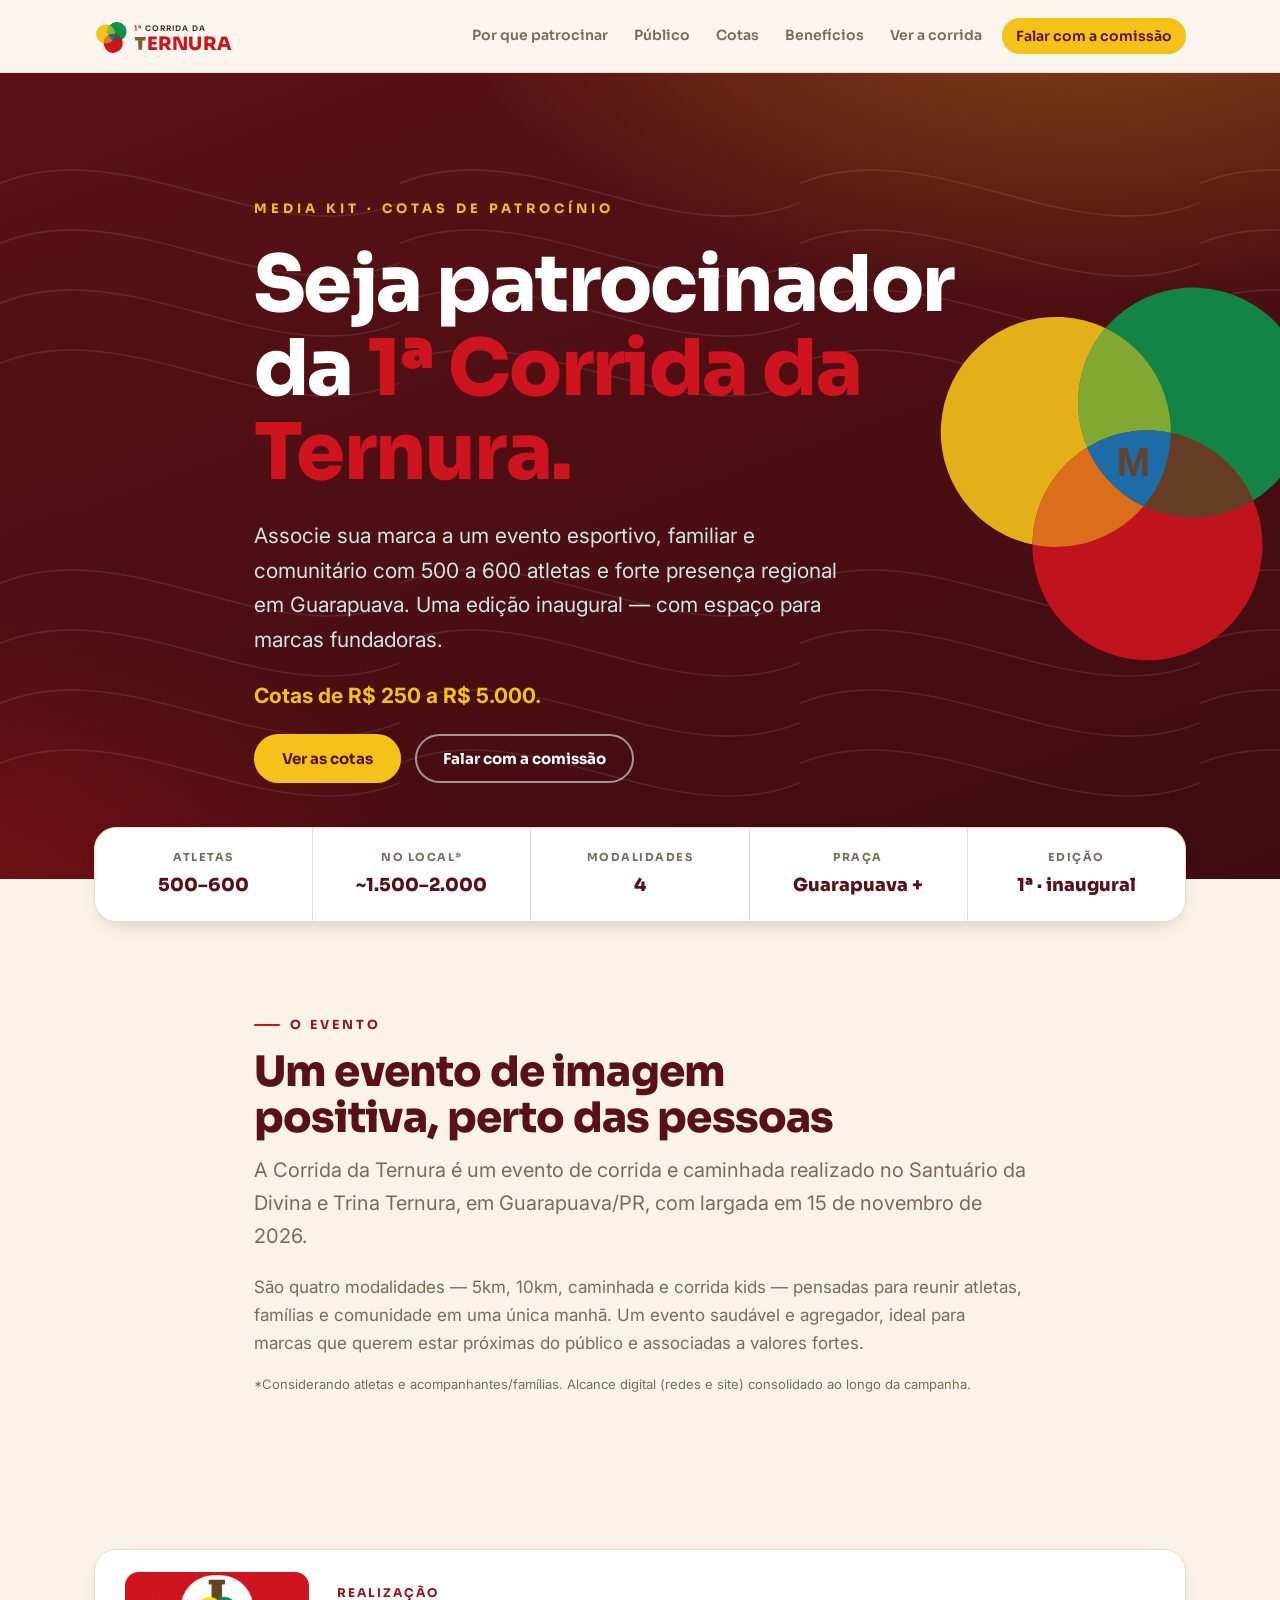
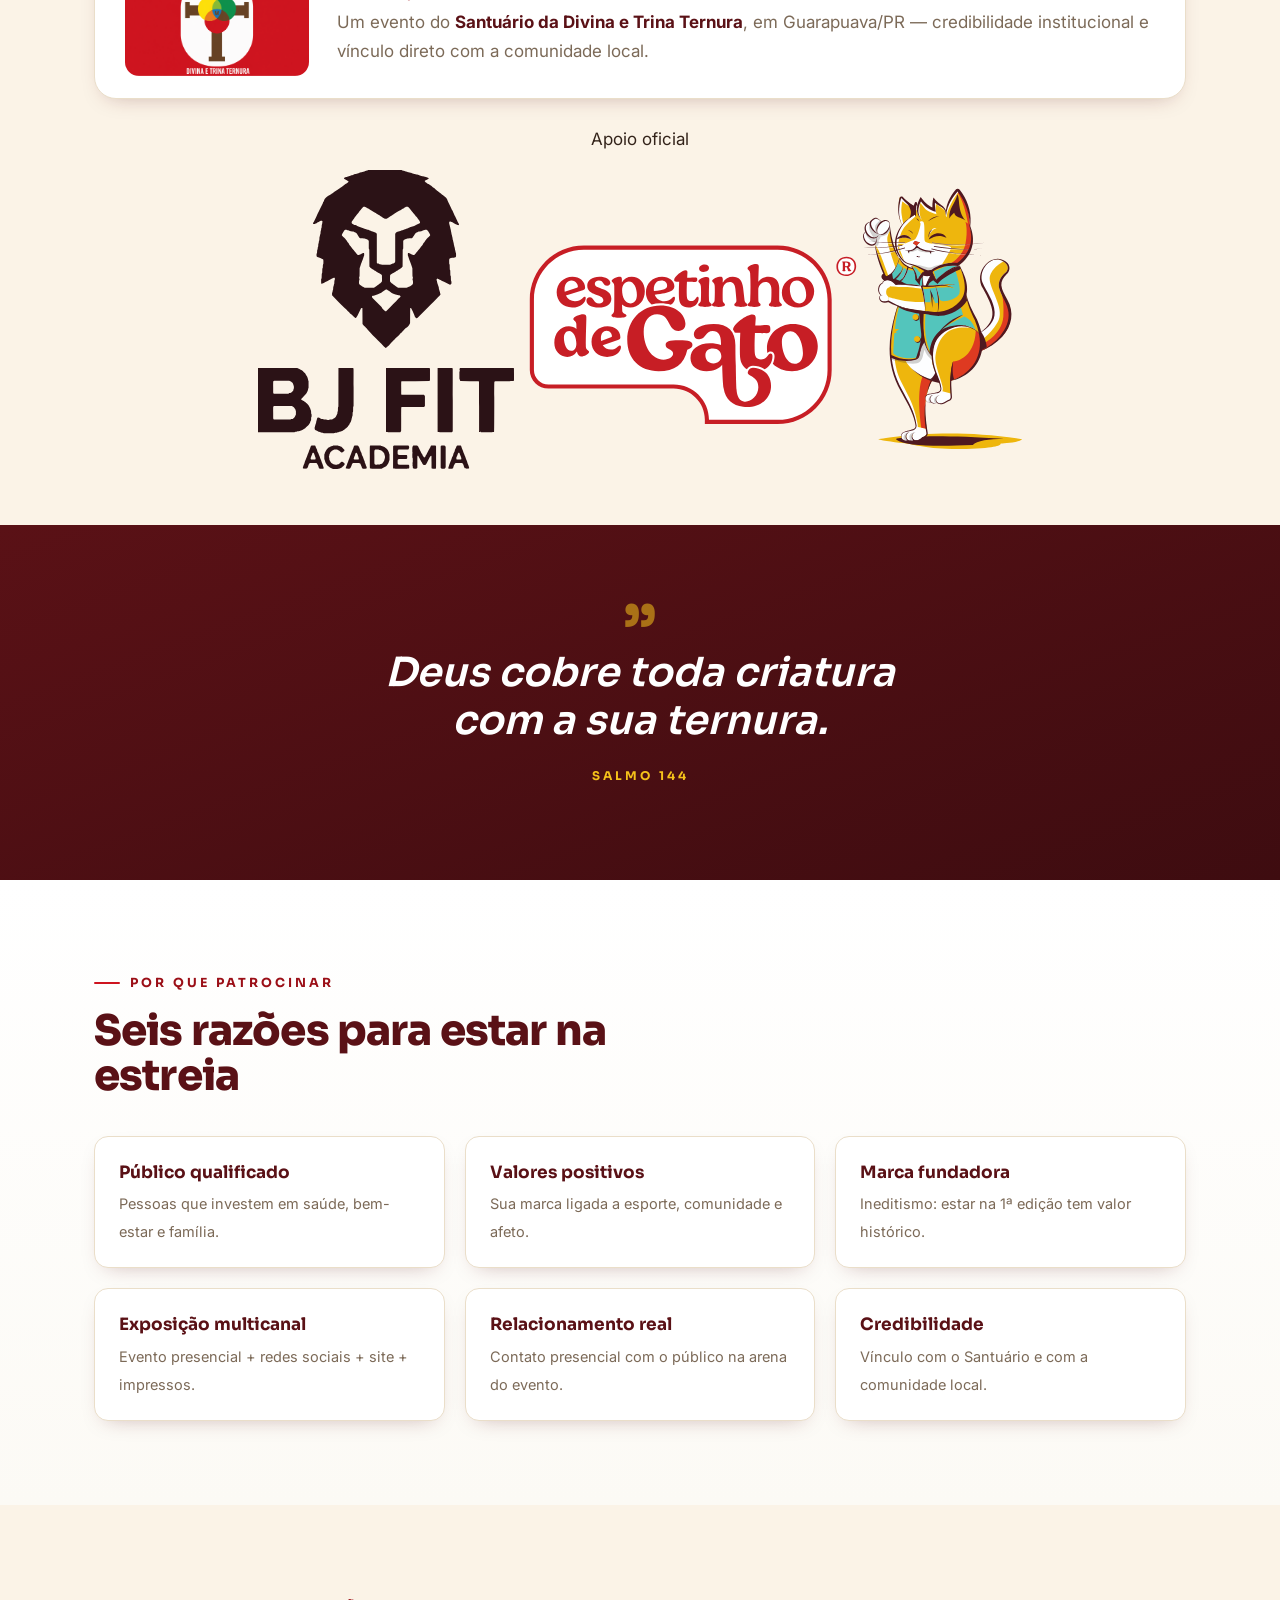
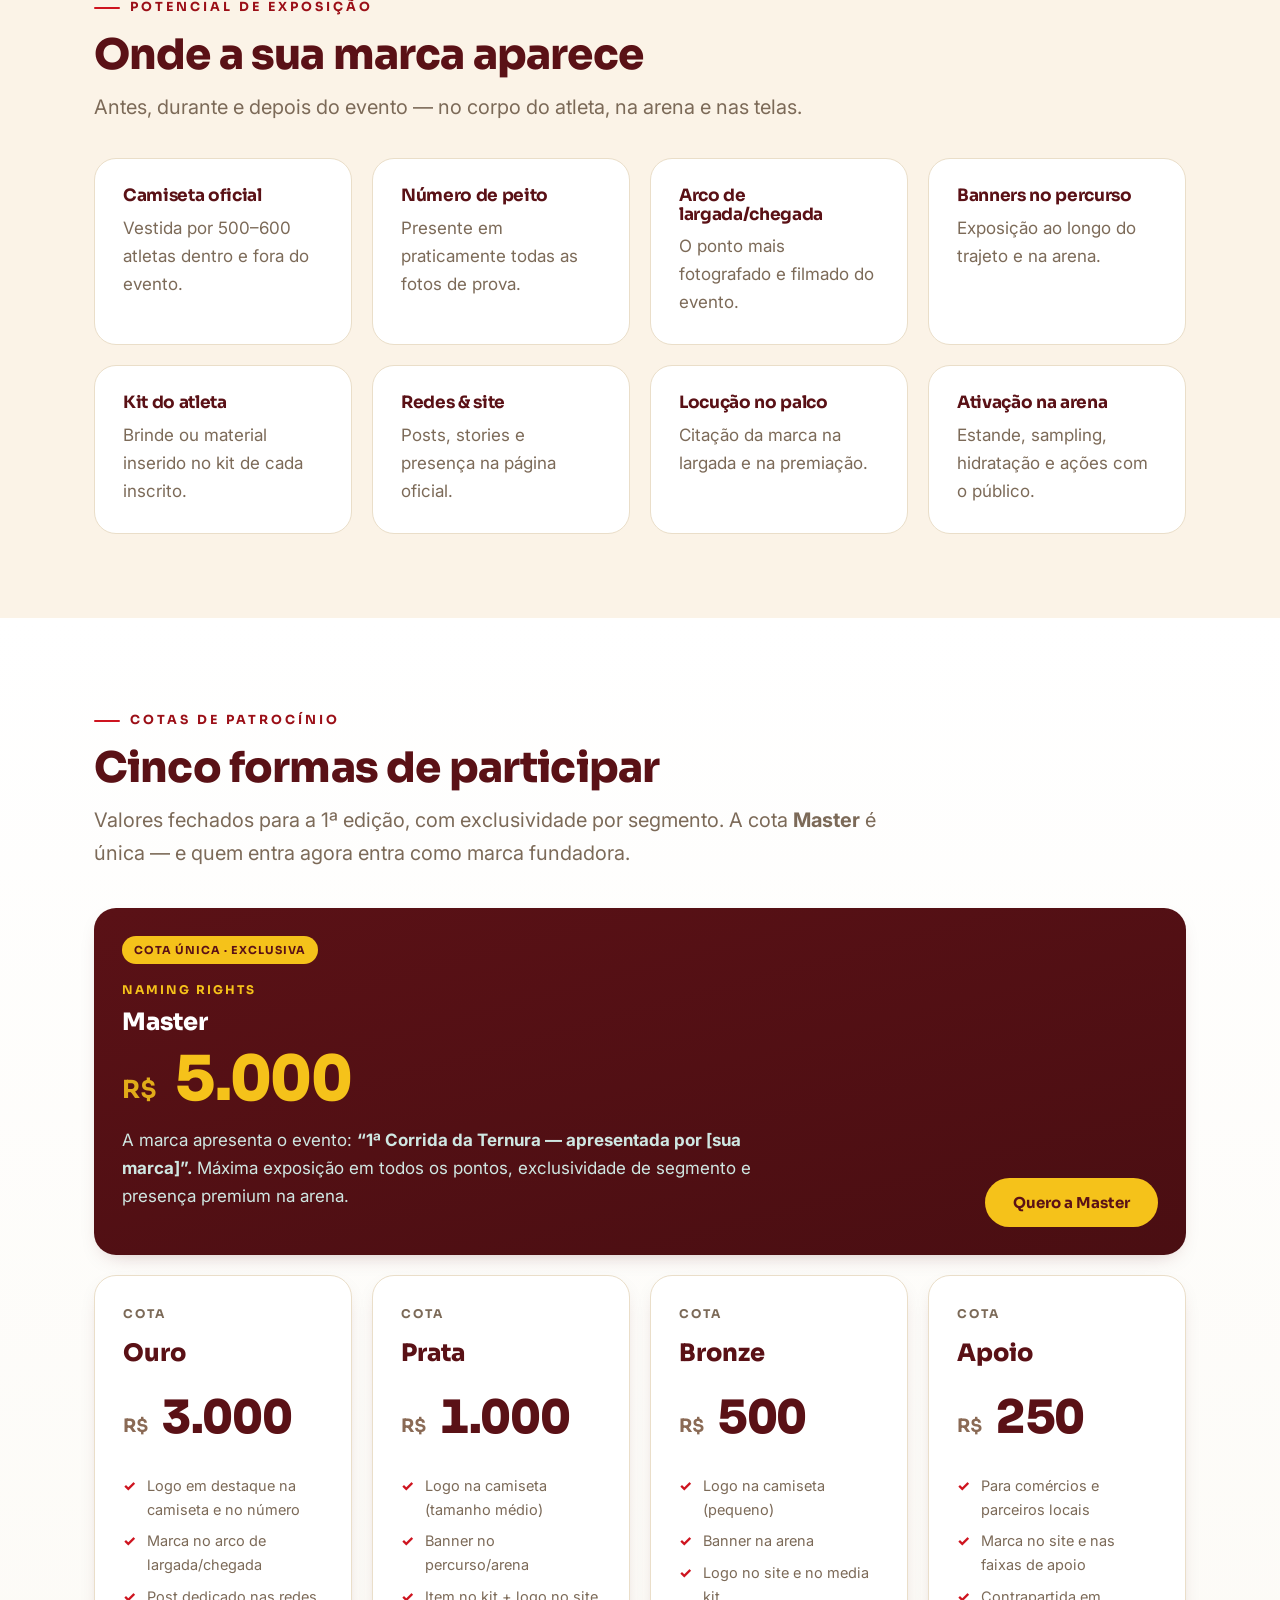
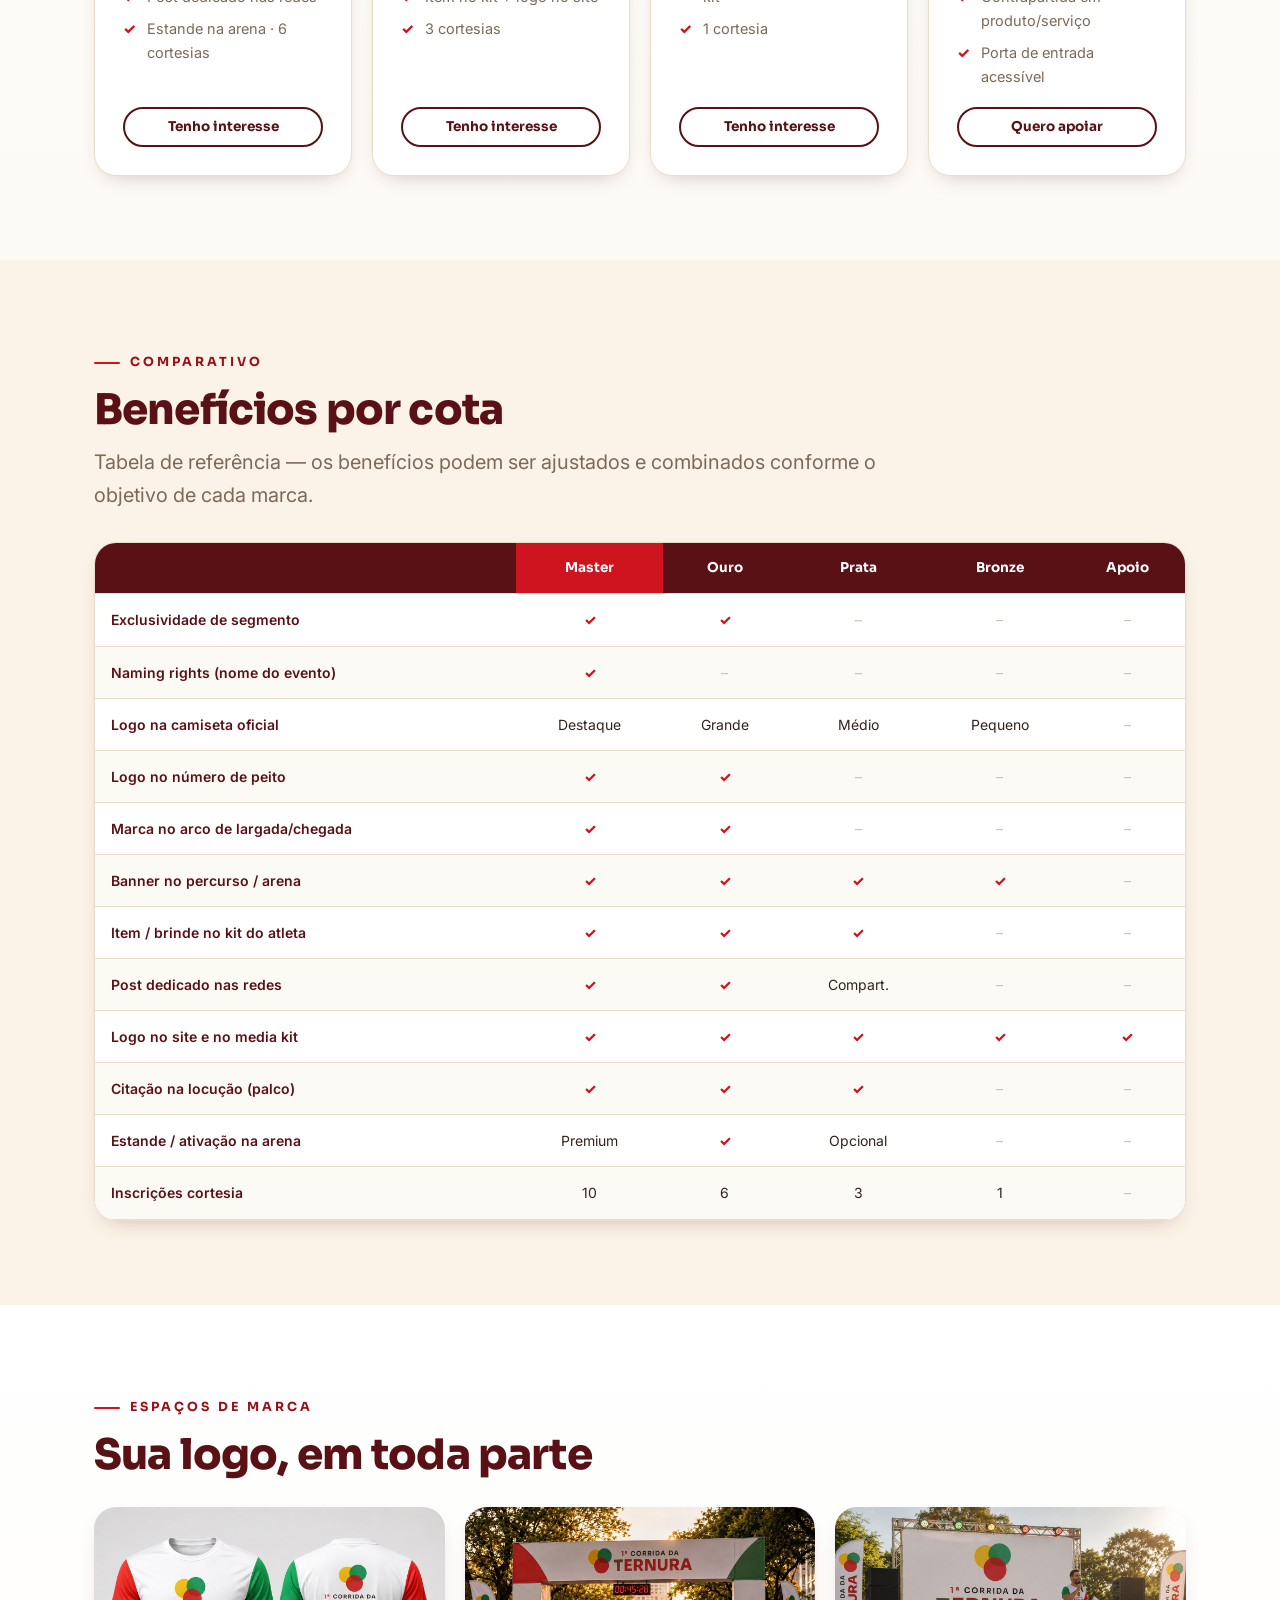
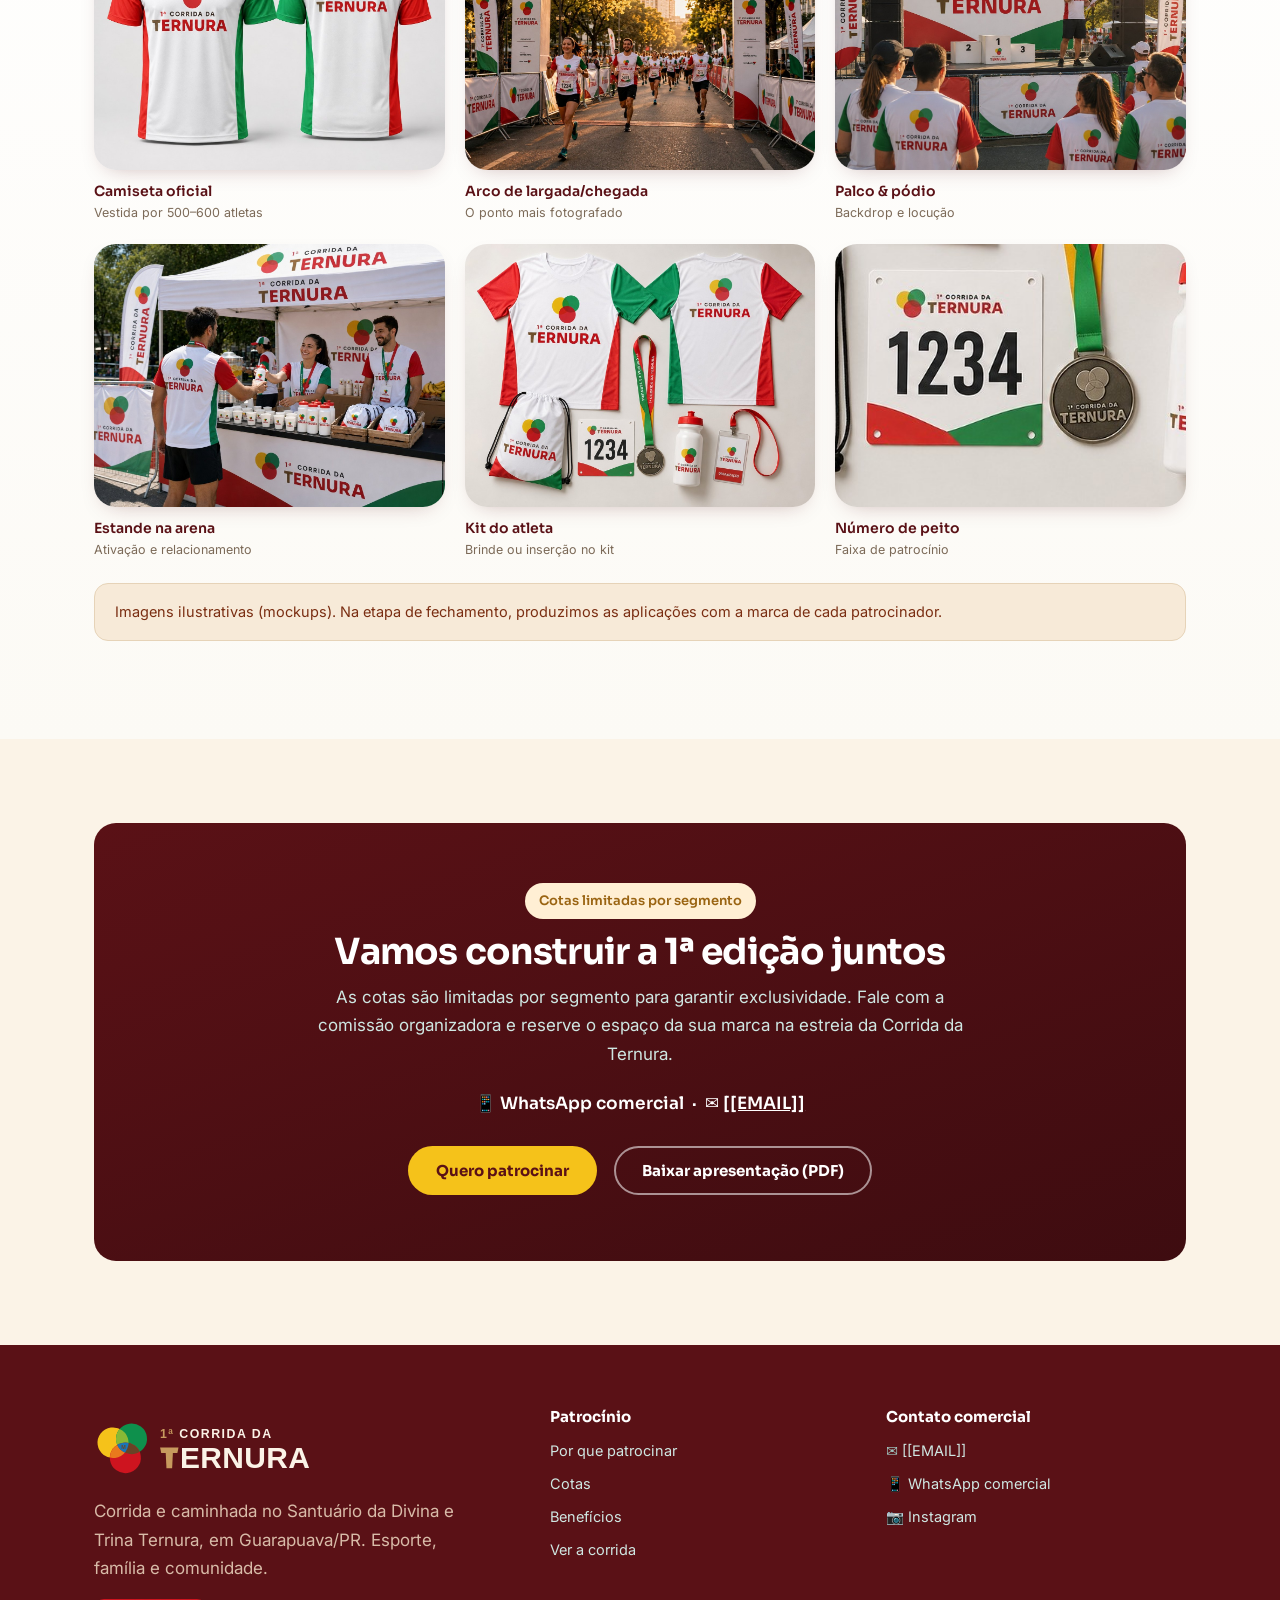
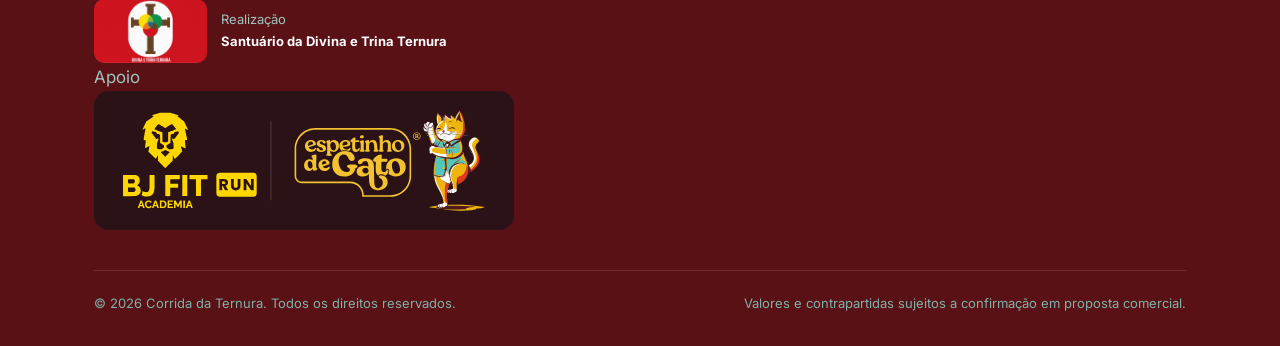
<file: index.html>
<!DOCTYPE html>
<html lang="pt-BR">
<head>
<meta charset="UTF-8">
<meta name="viewport" content="width=device-width, initial-scale=1.0">
<title>Seja patrocinador · 1ª Corrida da Ternura — Media Kit</title>
<meta name="description" content="Associe sua marca à 1ª Corrida da Ternura: evento esportivo, familiar e comunitário com 500 a 600 atletas em Guarapuava/PR. Cotas de R$ 250 a R$ 5.000.">

<meta property="og:type" content="website">
<meta property="og:title" content="Seja patrocinador da 1ª Corrida da Ternura">
<meta property="og:description" content="500 a 600 atletas, forte presença regional e uma edição inaugural com espaço para marcas fundadoras.">
<meta property="og:image" content="assets/og-image-mediakit.jpg"><!-- [[SUBSTITUIR]] 1200x630 -->
<meta name="theme-color" content="#5A1116">

<link rel="icon" href="[data-uri]" type="image/svg+xml">
<link rel="preconnect" href="https://fonts.googleapis.com">
<link rel="preconnect" href="https://fonts.gstatic.com" crossorigin>
<link href="https://fonts.googleapis.com/css2?family=Sora:wght@400;500;600;700;800&family=Inter:wght@400;500;600;700&display=swap" rel="stylesheet">
<link rel="stylesheet" href="css/styles.css">

<!-- ==== CORREÇÃO DOS PREÇOS DAS COTAS (bloco autocontido) =================
     Garante o tratamento tipográfico do preço mesmo que o css/styles.css
     publicado esteja desatualizado. Pode ser movido para o styles.css.
======================================================================= -->
<style id="fix-precos-cotas">
  .tier__price{
    display:flex;
    align-items:baseline;
    gap:.26em;
    margin:10px 0 20px;
    font-family:var(--font-display,'Sora','Segoe UI',sans-serif);
    font-weight:800;
    font-size:clamp(34px,4.2vw,46px);
    line-height:1;
    letter-spacing:-.025em;
    color:var(--wine,#5A1116);
    font-variant-numeric:tabular-nums;
  }
  .tier__price .cur{
    font-size:.40em;
    font-weight:700;
    line-height:1;
    letter-spacing:.02em;
    color:#8A6A55;
    transform:translateY(-.08em);
  }
  .tier--master .tier__price{
    font-size:clamp(42px,5.6vw,62px);
    color:var(--amber,#F5C21A);
    margin:6px 0 16px;
  }
  .tier--master .tier__price .cur{
    color:var(--amber,#F5C21A);
    opacity:.88;
  }
  @media (max-width:520px){
    .tier__price{font-size:36px}
    .tier--master .tier__price{font-size:44px}
  }
</style>
</head>
<body>

<!-- =====================================================================
     CONFIG RÁPIDA — troque os campos [[...]] (veja COMO-EDITAR.md)
     [[WHATSAPP]] · [[EMAIL]] · [[LINK_PDF_MEDIAKIT]]
====================================================================== -->

<!-- ============ HEADER ============ -->
<header class="site-header" id="header">
  <div class="container nav">
    <a class="brand" href="index.html" aria-label="1ª Corrida da Ternura — início">
      <svg class="brand-logo" viewBox="0 0 641 200" xmlns="http://www.w3.org/2000/svg" role="img" aria-label="1ª Corrida da Ternura">
        <g transform="translate(-55,-20.8) scale(0.9)"><g transform="rotate(-8 150 140)"><defs><clipPath id="cY"><circle cx="120" cy="120" r="46"/></clipPath><clipPath id="cG"><circle cx="176" cy="116" r="46"/></clipPath></defs><circle cx="120" cy="120" r="46" fill="#F5C21A"/><circle cx="176" cy="116" r="46" fill="#0E904C"/><circle cx="150" cy="170" r="46" fill="#CE141F"/><circle cx="176" cy="116" r="46" fill="#88B935" clip-path="url(#cY)"/><circle cx="150" cy="170" r="46" fill="#E9791D" clip-path="url(#cY)"/><circle cx="150" cy="170" r="46" fill="#694326" clip-path="url(#cG)"/><g clip-path="url(#cY)"><circle cx="150" cy="170" r="46" fill="#1976B8" clip-path="url(#cG)"/></g></g><text data-m="center" x="148.6" y="136.3" text-anchor="middle" dominant-baseline="central" font-family="Sora,'Segoe UI',sans-serif" font-weight="800" font-size="16" fill="#69472A">M</text></g>
        <text x="176" y="78" font-family="Sora,'Segoe UI',sans-serif" font-size="33" font-weight="600" letter-spacing="4"><tspan fill="#CE141F">1ª </tspan><tspan fill="#33231A">CORRIDA DA</tspan></text>
        <path d="M 176.5,104 L 225.7,104 L 222.7,119.1 L 179.5,119.1 Z" fill="#7D5C35"/><path d="M 191.5,118.1 L 210.7,118.1 L 208.7,160 L 193.5,160 Z" fill="#7D5C35"/>
        <text x="229.5" y="160" font-family="Sora,'Segoe UI',sans-serif" font-size="80" font-weight="800" letter-spacing="1" fill="#CE141F">ERNURA</text>
      </svg>
    </a>
    <button class="nav-toggle" id="navToggle" aria-label="Abrir menu" aria-expanded="false" aria-controls="navLinks">
      <svg width="26" height="26" viewBox="0 0 24 24" fill="none" stroke="currentColor" stroke-width="2.2" stroke-linecap="round"><path d="M3 6h18M3 12h18M3 18h18"/></svg>
    </button>
    <nav class="nav-links" id="navLinks" aria-label="Navegação do media kit">
      <a href="#porque">Por que patrocinar</a>
      <a href="#publico">Público</a>
      <a href="#cotas">Cotas</a>
      <a href="#beneficios">Benefícios</a>
      <a href="index.html">Ver a corrida</a>
      <a class="btn btn--amber btn--sm nav-cta" href="[[WHATSAPP]]">Falar com a comissão</a>
    </nav>
  </div>
</header>

<main id="topo">

  <!-- ============ HERO ============ -->
  <section class="hero hero--kit">
    <img class="hero__symbol" src="assets/logo-simbolo.svg" alt="" aria-hidden="true">
    <div class="container hero__inner">
      <span class="hero__eyebrow">Media Kit · Cotas de patrocínio</span>
      <h1>Seja patrocinador da <em>1ª Corrida da Ternura.</em></h1>
      <p class="hero__sub">Associe sua marca a um evento esportivo, familiar e comunitário com 500 a 600 atletas e forte presença regional em Guarapuava. Uma edição inaugural — com espaço para marcas fundadoras.</p>
      <p class="hero__sub" style="margin-top:12px"><b style="color:var(--amber)">Cotas de R$ 250 a R$ 5.000.</b></p>
      <div class="hero__actions">
        <a class="btn btn--amber" href="#cotas">Ver as cotas</a>
        <a class="btn btn--ghost-light" href="[[WHATSAPP]]">Falar com a comissão</a>
      </div>
    </div>
  </section>

  <!-- ============ APRESENTAÇÃO / NÚMEROS ============ -->
  <div class="container">
    <div class="quickbar quickbar--lift reveal">
      <div class="cell"><div class="k">Atletas</div><div class="v">500–600</div></div>
      <div class="cell"><div class="k">No local*</div><div class="v">~1.500–2.000</div></div>
      <div class="cell"><div class="k">Modalidades</div><div class="v">4</div></div>
      <div class="cell"><div class="k">Praça</div><div class="v">Guarapuava +</div></div>
      <div class="cell"><div class="k">Edição</div><div class="v">1ª · inaugural</div></div>
    </div>
  </div>

  <section class="section">
    <div class="container" style="max-width:820px">
      <span class="kicker reveal">O evento</span>
      <h2 class="section-title reveal">Um evento de imagem positiva, perto das pessoas</h2>
      <p class="lead reveal">A Corrida da Ternura é um evento de corrida e caminhada realizado no Santuário da Divina e Trina Ternura, em Guarapuava/PR, com largada em 15 de novembro de 2026.</p>
      <p style="color:var(--muted)" class="reveal">São quatro modalidades — 5km, 10km, caminhada e corrida kids — pensadas para reunir atletas, famílias e comunidade em uma única manhã. Um evento saudável e agregador, ideal para marcas que querem estar próximas do público e associadas a valores fortes.</p>
      <p style="font-size:13px;color:var(--muted)">*Considerando atletas e acompanhantes/famílias. Alcance digital (redes e site) consolidado ao longo da campanha.</p>
    </div>
  </section>

  <!-- ============ PARCERIA / REALIZAÇÃO (Santuário) ============ -->
  <section class="section--tight">
    <div class="container">
      <div class="partner reveal">
        <img class="partner__logo" src="assets/img/santuario.png" alt="Santuário da Divina e Trina Ternura">
        <p class="partner__txt"><span class="partner__eyebrow">Realização</span>Um evento do <b>Santuário da Divina e Trina Ternura</b>, em Guarapuava/PR — credibilidade institucional e vínculo direto com a comunidade local.</p>
      </div>

      <div class="reveal" style="margin-top:26px">
        <p class="sponsors-label" style="text-align:center">Apoio oficial</p>
        <div class="sponsors sponsors--brand">
          <div class="sponsor"><img src="assets/img/bjfit.svg" alt="BJ Fit Academia"></div>
          <div class="sponsor sponsor--wide"><img src="assets/img/espetinho-de-gato.svg" alt="Espetinho de Gato"></div>
        </div>
      </div>
    </div>
  </section>

  <!-- ============ SALMO (lema) ============ -->
  <section class="scripture">
    <div class="container">
      <div class="mark">”</div>
      <blockquote>Deus cobre toda criatura com a sua ternura.</blockquote>
      <span class="ref">Salmo 144</span>
    </div>
  </section>

  <!-- ============ POR QUE PATROCINAR ============ -->
  <section class="section section--alt" id="porque">
    <div class="container">
      <div class="reveal" style="margin-bottom:38px">
        <span class="kicker">Por que patrocinar</span>
        <h2 class="section-title">Seis razões para estar na estreia</h2>
      </div>
      <div class="grid cols-3">
        <div class="why reveal"><b>Público qualificado</b><span>Pessoas que investem em saúde, bem-estar e família.</span></div>
        <div class="why reveal"><b>Valores positivos</b><span>Sua marca ligada a esporte, comunidade e afeto.</span></div>
        <div class="why reveal"><b>Marca fundadora</b><span>Ineditismo: estar na 1ª edição tem valor histórico.</span></div>
        <div class="why reveal"><b>Exposição multicanal</b><span>Evento presencial + redes sociais + site + impressos.</span></div>
        <div class="why reveal"><b>Relacionamento real</b><span>Contato presencial com o público na arena do evento.</span></div>
        <div class="why reveal"><b>Credibilidade</b><span>Vínculo com o Santuário e com a comunidade local.</span></div>
      </div>
    </div>
  </section>

  <!-- ============ EXPOSIÇÃO DE MARCA ============ -->
  <section class="section" id="publico">
    <div class="container">
      <div class="reveal" style="margin-bottom:34px">
        <span class="kicker">Potencial de exposição</span>
        <h2 class="section-title">Onde a sua marca aparece</h2>
        <p class="lead">Antes, durante e depois do evento — no corpo do atleta, na arena e nas telas.</p>
      </div>
      <div class="grid cols-4">
        <div class="card card--flat reveal"><h3 style="font-size:17px">Camiseta oficial</h3><p>Vestida por 500–600 atletas dentro e fora do evento.</p></div>
        <div class="card card--flat reveal"><h3 style="font-size:17px">Número de peito</h3><p>Presente em praticamente todas as fotos de prova.</p></div>
        <div class="card card--flat reveal"><h3 style="font-size:17px">Arco de largada/chegada</h3><p>O ponto mais fotografado e filmado do evento.</p></div>
        <div class="card card--flat reveal"><h3 style="font-size:17px">Banners no percurso</h3><p>Exposição ao longo do trajeto e na arena.</p></div>
        <div class="card card--flat reveal"><h3 style="font-size:17px">Kit do atleta</h3><p>Brinde ou material inserido no kit de cada inscrito.</p></div>
        <div class="card card--flat reveal"><h3 style="font-size:17px">Redes &amp; site</h3><p>Posts, stories e presença na página oficial.</p></div>
        <div class="card card--flat reveal"><h3 style="font-size:17px">Locução no palco</h3><p>Citação da marca na largada e na premiação.</p></div>
        <div class="card card--flat reveal"><h3 style="font-size:17px">Ativação na arena</h3><p>Estande, sampling, hidratação e ações com o público.</p></div>
      </div>
    </div>
  </section>

  <!-- ============ COTAS ============ -->
  <section class="section section--alt" id="cotas">
    <div class="container">
      <div class="reveal" style="margin-bottom:38px">
        <span class="kicker">Cotas de patrocínio</span>
        <h2 class="section-title">Cinco formas de participar</h2>
        <p class="lead">Valores fechados para a 1ª edição, com exclusividade por segmento. A cota <b>Master</b> é única — e quem entra agora entra como marca fundadora.</p>
      </div>

      <!-- Master destaque -->
      <div class="tier tier--master reveal" style="margin-bottom:20px">
        <span class="tier__ribbon">Cota única · exclusiva</span>
        <div style="display:flex;flex-wrap:wrap;justify-content:space-between;gap:16px;align-items:flex-end">
          <div>
            <span class="lvl">Naming rights</span>
            <div class="name">Master</div>
            <div class="tier__price"><span class="cur">R$</span>5.000</div>
            <p style="max-width:60ch">A marca apresenta o evento: <b>“1ª Corrida da Ternura — apresentada por [sua marca]”.</b> Máxima exposição em todos os pontos, exclusividade de segmento e presença premium na arena.</p>
          </div>
          <a class="btn btn--amber" href="[[WHATSAPP]]">Quero a Master</a>
        </div>
      </div>

      <div class="grid cols-4">
        <div class="tier reveal">
          <span class="lvl">Cota</span><div class="name">Ouro</div>
          <div class="tier__price"><span class="cur">R$</span>3.000</div>
          <ul><li>Logo em destaque na camiseta e no número</li><li>Marca no arco de largada/chegada</li><li>Post dedicado nas redes</li><li>Estande na arena · 6 cortesias</li></ul>
          <a class="btn btn--ghost btn--sm" href="[[WHATSAPP]]">Tenho interesse</a>
        </div>
        <div class="tier reveal">
          <span class="lvl">Cota</span><div class="name">Prata</div>
          <div class="tier__price"><span class="cur">R$</span>1.000</div>
          <ul><li>Logo na camiseta (tamanho médio)</li><li>Banner no percurso/arena</li><li>Item no kit + logo no site</li><li>3 cortesias</li></ul>
          <a class="btn btn--ghost btn--sm" href="[[WHATSAPP]]">Tenho interesse</a>
        </div>
        <div class="tier reveal">
          <span class="lvl">Cota</span><div class="name">Bronze</div>
          <div class="tier__price"><span class="cur">R$</span>500</div>
          <ul><li>Logo na camiseta (pequeno)</li><li>Banner na arena</li><li>Logo no site e no media kit</li><li>1 cortesia</li></ul>
          <a class="btn btn--ghost btn--sm" href="[[WHATSAPP]]">Tenho interesse</a>
        </div>
        <div class="tier reveal">
          <span class="lvl">Cota</span><div class="name">Apoio</div>
          <div class="tier__price"><span class="cur">R$</span>250</div>
          <ul><li>Para comércios e parceiros locais</li><li>Marca no site e nas faixas de apoio</li><li>Contrapartida em produto/serviço</li><li>Porta de entrada acessível</li></ul>
          <a class="btn btn--ghost btn--sm" href="[[WHATSAPP]]">Quero apoiar</a>
        </div>
      </div>
    </div>
  </section>

  <!-- ============ TABELA DE BENEFÍCIOS ============ -->
  <section class="section" id="beneficios">
    <div class="container">
      <div class="reveal" style="margin-bottom:30px">
        <span class="kicker">Comparativo</span>
        <h2 class="section-title">Benefícios por cota</h2>
        <p class="lead">Tabela de referência — os benefícios podem ser ajustados e combinados conforme o objetivo de cada marca.</p>
      </div>
      <div class="table-wrap reveal">
        <table class="benefits">
          <thead>
            <tr><th>Benefício</th><th class="master">Master</th><th>Ouro</th><th>Prata</th><th>Bronze</th><th>Apoio</th></tr>
          </thead>
          <tbody>
            <tr><td>Exclusividade de segmento</td><td class="yes">✓</td><td class="yes">✓</td><td class="no">–</td><td class="no">–</td><td class="no">–</td></tr>
            <tr><td>Naming rights (nome do evento)</td><td class="yes">✓</td><td class="no">–</td><td class="no">–</td><td class="no">–</td><td class="no">–</td></tr>
            <tr><td>Logo na camiseta oficial</td><td>Destaque</td><td>Grande</td><td>Médio</td><td>Pequeno</td><td class="no">–</td></tr>
            <tr><td>Logo no número de peito</td><td class="yes">✓</td><td class="yes">✓</td><td class="no">–</td><td class="no">–</td><td class="no">–</td></tr>
            <tr><td>Marca no arco de largada/chegada</td><td class="yes">✓</td><td class="yes">✓</td><td class="no">–</td><td class="no">–</td><td class="no">–</td></tr>
            <tr><td>Banner no percurso / arena</td><td class="yes">✓</td><td class="yes">✓</td><td class="yes">✓</td><td class="yes">✓</td><td class="no">–</td></tr>
            <tr><td>Item / brinde no kit do atleta</td><td class="yes">✓</td><td class="yes">✓</td><td class="yes">✓</td><td class="no">–</td><td class="no">–</td></tr>
            <tr><td>Post dedicado nas redes</td><td class="yes">✓</td><td class="yes">✓</td><td>Compart.</td><td class="no">–</td><td class="no">–</td></tr>
            <tr><td>Logo no site e no media kit</td><td class="yes">✓</td><td class="yes">✓</td><td class="yes">✓</td><td class="yes">✓</td><td class="yes">✓</td></tr>
            <tr><td>Citação na locução (palco)</td><td class="yes">✓</td><td class="yes">✓</td><td class="yes">✓</td><td class="no">–</td><td class="no">–</td></tr>
            <tr><td>Estande / ativação na arena</td><td>Premium</td><td class="yes">✓</td><td>Opcional</td><td class="no">–</td><td class="no">–</td></tr>
            <tr><td>Inscrições cortesia</td><td>10</td><td>6</td><td>3</td><td>1</td><td class="no">–</td></tr>
          </tbody>
        </table>
      </div>
    </div>
  </section>

  <!-- ============ ESPAÇOS DE MARCA ============ -->
  <section class="section section--alt">
    <div class="container">
      <div class="reveal" style="margin-bottom:30px">
        <span class="kicker">Espaços de marca</span>
        <h2 class="section-title">Sua logo, em toda parte</h2>
      </div>
      <div class="grid cols-3">
        <figure class="mock reveal"><img src="assets/img/camiseta.jpg" alt="Camiseta oficial da corrida com a marca dos patrocinadores"><figcaption>Camiseta oficial<small>Vestida por 500–600 atletas</small></figcaption></figure>
        <figure class="mock reveal"><img src="assets/img/portal.jpg" alt="Arco de largada e chegada com as marcas dos patrocinadores"><figcaption>Arco de largada/chegada<small>O ponto mais fotografado</small></figcaption></figure>
        <figure class="mock reveal"><img src="assets/img/palco.jpg" alt="Palco e pódio com backdrop dos patrocinadores"><figcaption>Palco &amp; pódio<small>Backdrop e locução</small></figcaption></figure>
        <figure class="mock reveal"><img src="assets/img/estande.jpg" alt="Estande de ativação do patrocinador na arena do evento"><figcaption>Estande na arena<small>Ativação e relacionamento</small></figcaption></figure>
        <figure class="mock reveal"><img src="assets/img/kit-completo.jpg" alt="Kit do atleta com itens dos patrocinadores"><figcaption>Kit do atleta<small>Brinde ou inserção no kit</small></figcaption></figure>
        <figure class="mock reveal"><img src="assets/img/kit.jpg" alt="Número de peito com faixa de patrocínio, medalha e squeeze"><figcaption>Número de peito<small>Faixa de patrocínio</small></figcaption></figure>
      </div>
      <p class="note reveal" style="margin-top:22px">Imagens ilustrativas (mockups). Na etapa de fechamento, produzimos as aplicações com a marca de cada patrocinador.</p>
    </div>
  </section>

  <!-- ============ CTA COMERCIAL ============ -->
  <section class="section" id="contato">
    <div class="container">
      <div class="cta-band reveal">
        <span class="pill pill--amber" style="margin-bottom:14px">Cotas limitadas por segmento</span>
        <h2>Vamos construir a 1ª edição juntos</h2>
        <p>As cotas são limitadas por segmento para garantir exclusividade. Fale com a comissão organizadora e reserve o espaço da sua marca na estreia da Corrida da Ternura.</p>
        <p style="color:#fff;font-family:var(--font-display);font-weight:600">📱 WhatsApp comercial &nbsp;·&nbsp; ✉️ <a href="mailto:[[EMAIL]]" style="color:#fff;text-decoration:underline">[[EMAIL]]</a></p>
        <div>
          <a class="btn btn--amber" href="[[WHATSAPP]]">Quero patrocinar</a>
          <a class="btn btn--ghost-light" href="[[LINK_PDF_MEDIAKIT]]">Baixar apresentação (PDF)</a>
        </div>
      </div>
    </div>
  </section>
</main>

<!-- ============ RODAPÉ ============ -->
<footer class="site-footer">
  <div class="container">
    <div class="footer-grid">
      <div>
        <img src="assets/logo-negativa-branca.svg" alt="1ª Corrida da Ternura" style="width:240px;margin-bottom:14px">
        <p style="color:#D8BBA8;max-width:34ch">Corrida e caminhada no Santuário da Divina e Trina Ternura, em Guarapuava/PR. Esporte, família e comunidade.</p>
        <div class="footer-partner">
          <img src="assets/img/santuario.png" alt="Santuário da Divina e Trina Ternura">
          <span>Realização<br><b style="color:#fff">Santuário da Divina e Trina Ternura</b></span>
        </div>
        <div class="footer-apoio">
          <span class="footer-apoio__lbl">Apoio</span>
          <img src="assets/img/selo-apoiadores.svg" alt="BJ Fit Academia e Espetinho de Gato — apoio oficial">
        </div>
      </div>
      <div>
        <h4>Patrocínio</h4>
        <ul>
          <li><a href="#porque">Por que patrocinar</a></li>
          <li><a href="#cotas">Cotas</a></li>
          <li><a href="#beneficios">Benefícios</a></li>
          <li><a href="index.html">Ver a corrida</a></li>
        </ul>
      </div>
      <div>
        <h4>Contato comercial</h4>
        <ul>
          <li>✉️ <a href="mailto:[[EMAIL]]">[[EMAIL]]</a></li>
          <li>📱 <a href="[[WHATSAPP]]">WhatsApp comercial</a></li>
          <li>📷 <a href="[[INSTAGRAM]]">Instagram</a></li>
        </ul>
      </div>
    </div>
    <div class="footer-bottom">
      <span>© 2026 Corrida da Ternura. Todos os direitos reservados.</span>
      <span>Valores e contrapartidas sujeitos a confirmação em proposta comercial.</span>
    </div>
  </div>
</footer>

<script src="js/main.js"></script>
</body>
</html>
</file>
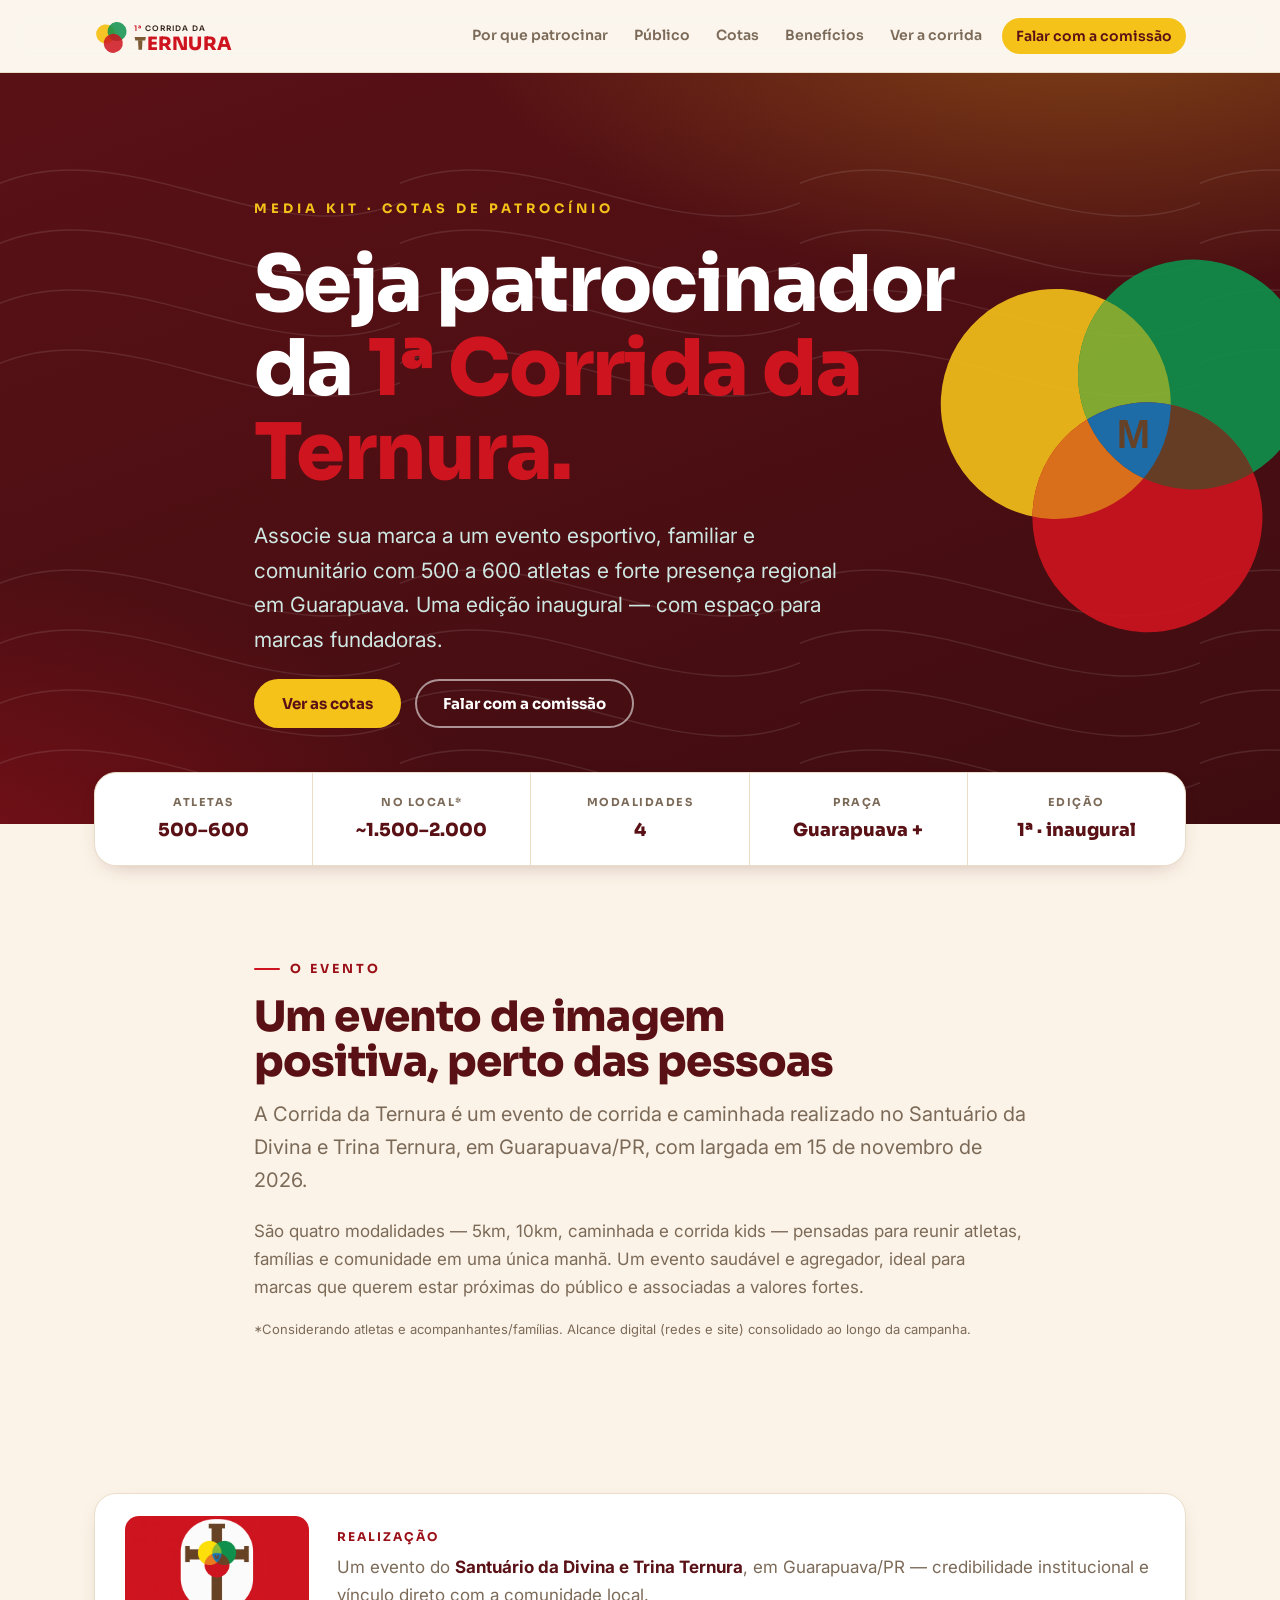
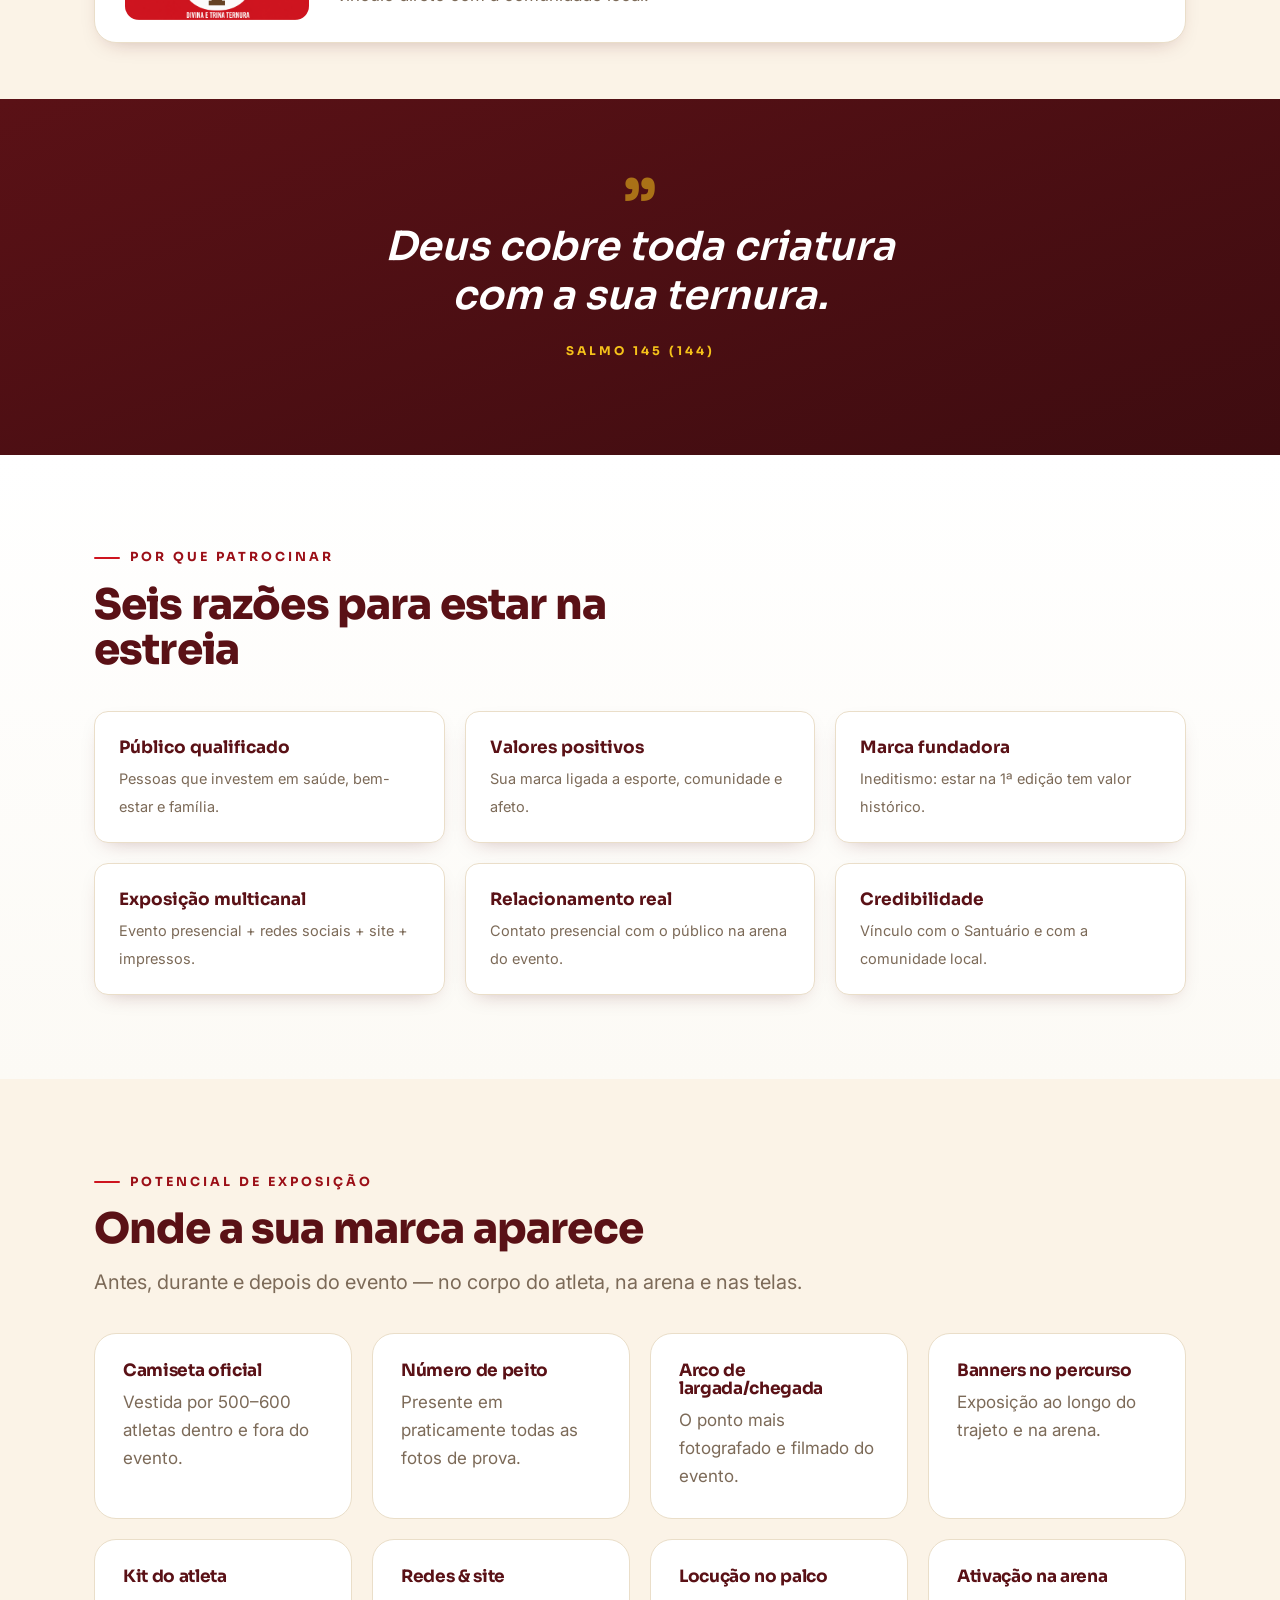
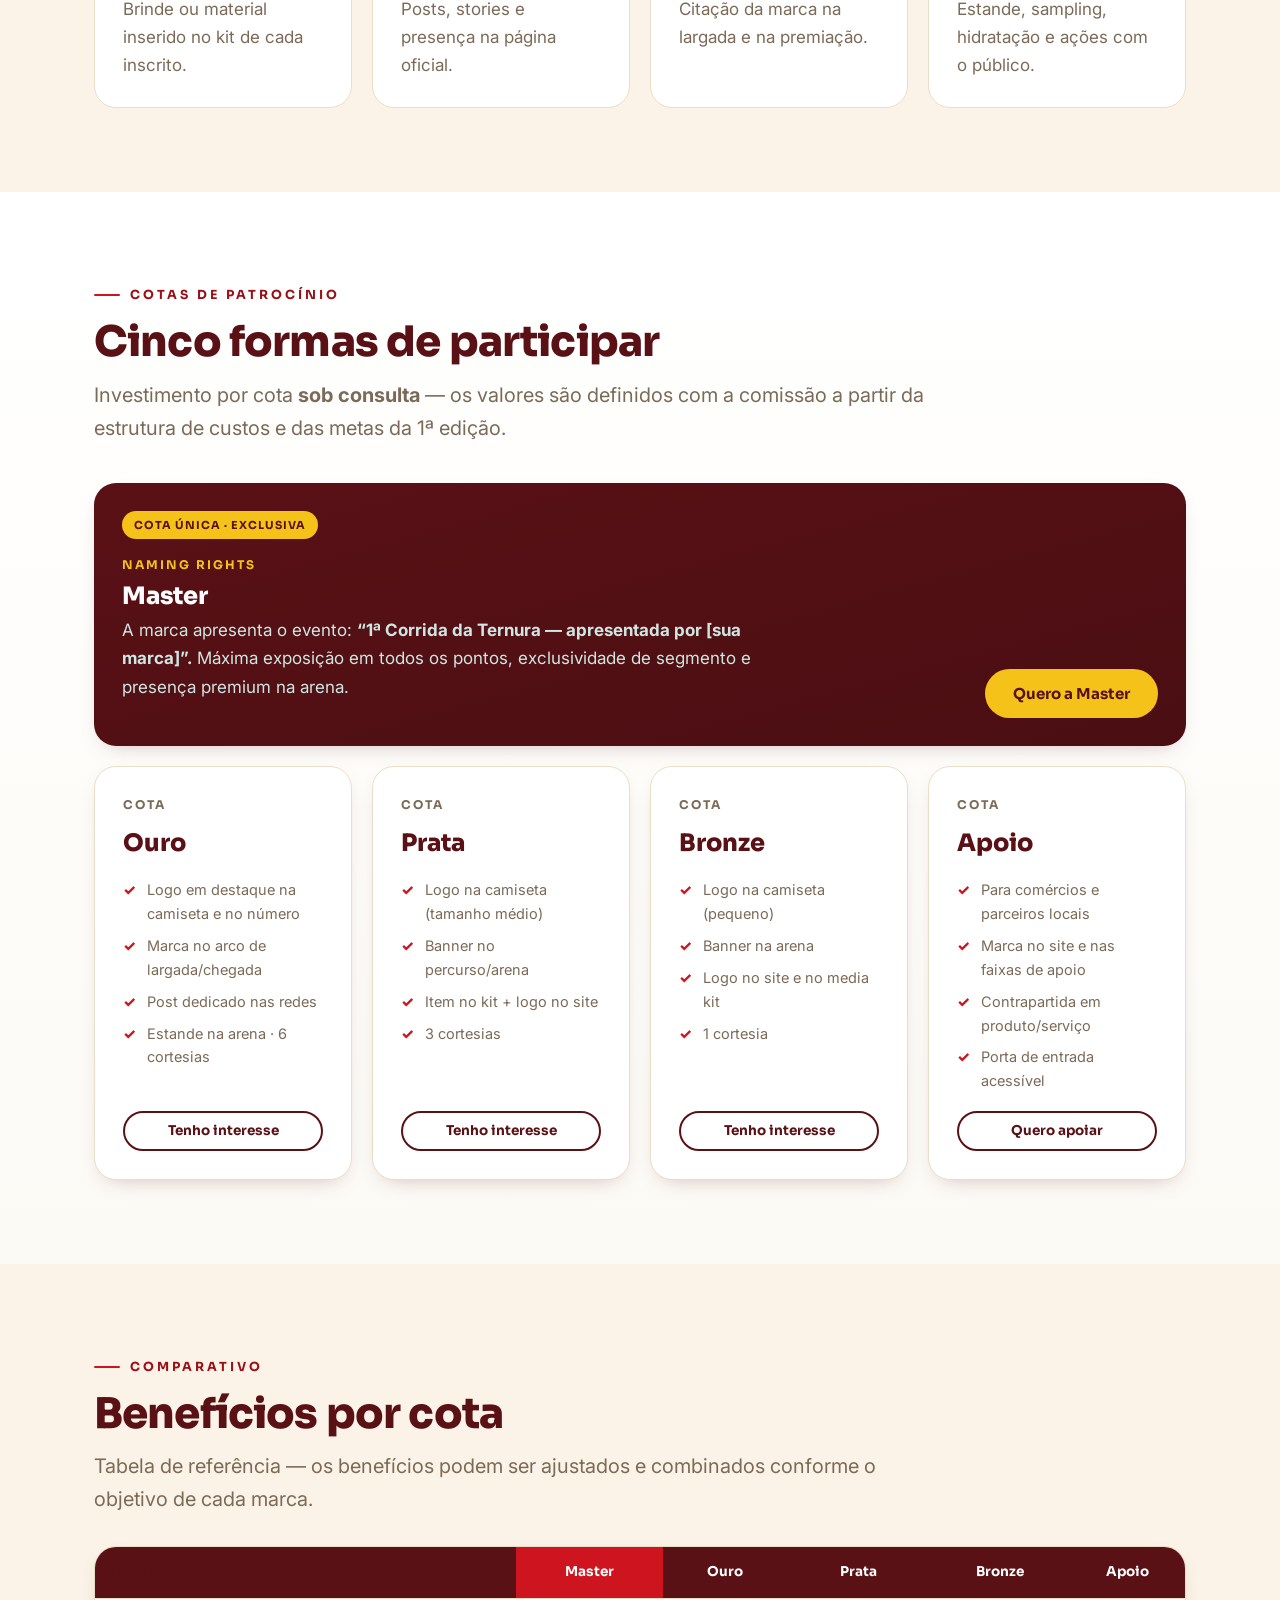
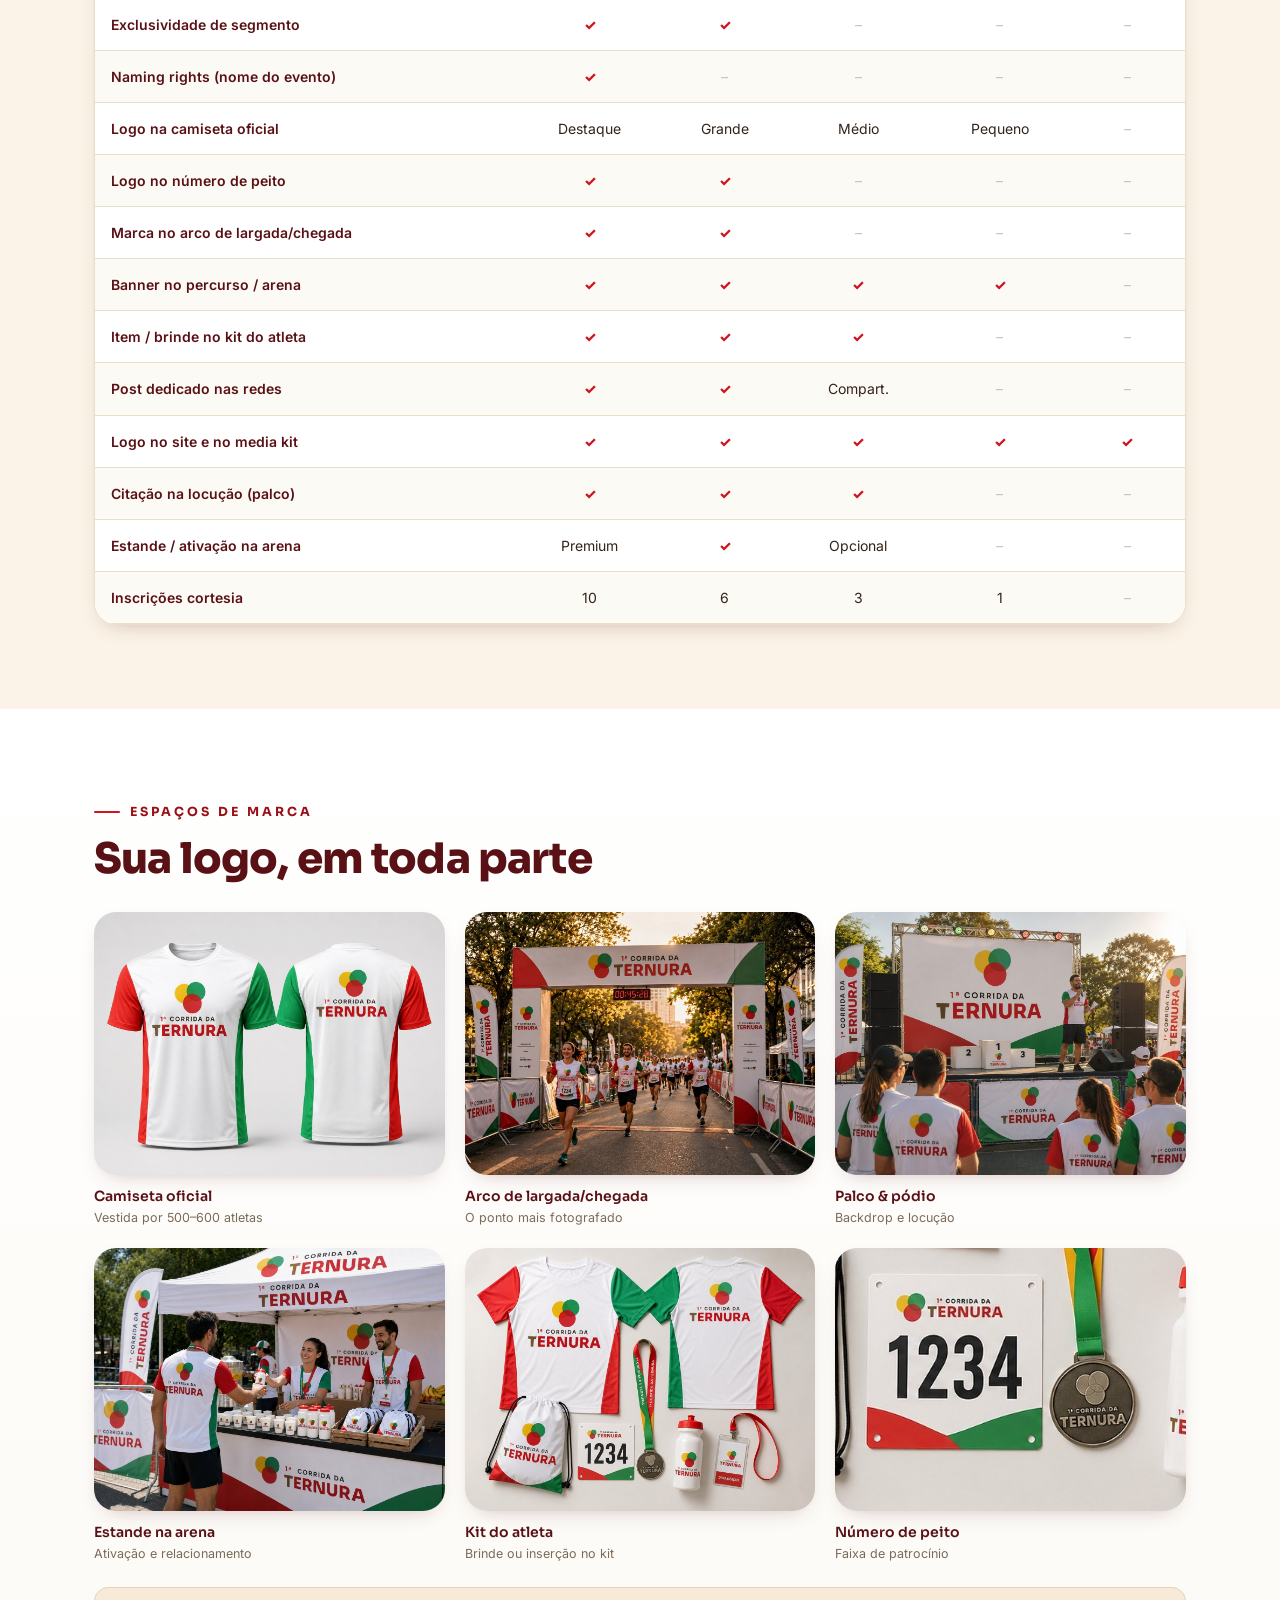
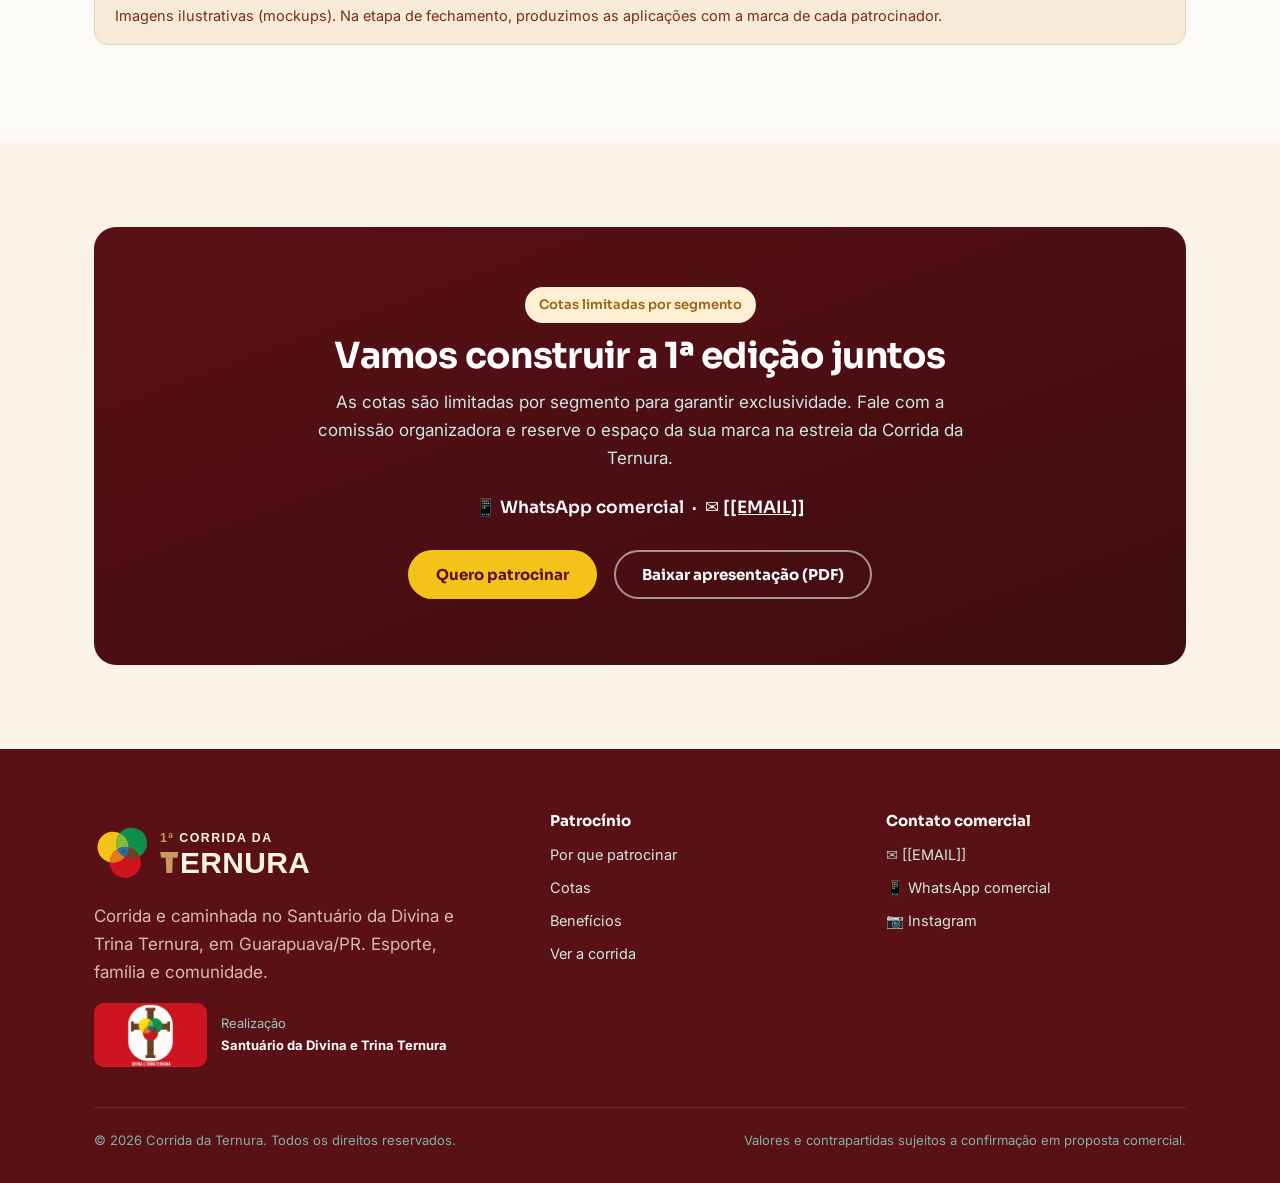
<file: media-kit.html>
<!DOCTYPE html>
<html lang="pt-BR">
<head>
<meta charset="UTF-8">
<meta name="viewport" content="width=device-width, initial-scale=1.0">
<title>Seja patrocinador · 1ª Corrida da Ternura — Media Kit</title>
<meta name="description" content="Associe sua marca à 1ª Corrida da Ternura: evento esportivo, familiar e comunitário com 500 a 600 atletas em Guarapuava/PR. Cotas Master, Ouro, Prata, Bronze e Apoio.">

<meta property="og:type" content="website">
<meta property="og:title" content="Seja patrocinador da 1ª Corrida da Ternura">
<meta property="og:description" content="500 a 600 atletas, forte presença regional e uma edição inaugural com espaço para marcas fundadoras.">
<meta property="og:image" content="assets/og-image-mediakit.jpg"><!-- [[SUBSTITUIR]] 1200x630 -->
<meta name="theme-color" content="#5A1116">

<link rel="icon" href="[data-uri]" type="image/svg+xml">
<link rel="preconnect" href="https://fonts.googleapis.com">
<link rel="preconnect" href="https://fonts.gstatic.com" crossorigin>
<link href="https://fonts.googleapis.com/css2?family=Sora:wght@400;500;600;700;800&family=Inter:wght@400;500;600;700&display=swap" rel="stylesheet">
<link rel="stylesheet" href="css/styles.css">
</head>
<body>

<!-- =====================================================================
     CONFIG RÁPIDA — troque os campos [[...]] (veja COMO-EDITAR.md)
     [[WHATSAPP]] · [[EMAIL]] · [[LINK_PDF_MEDIAKIT]]
====================================================================== -->

<!-- ============ HEADER ============ -->
<header class="site-header" id="header">
  <div class="container nav">
    <a class="brand" href="index.html" aria-label="1ª Corrida da Ternura — início">
      <svg class="brand-logo" viewBox="0 0 641 200" xmlns="http://www.w3.org/2000/svg" role="img" aria-label="1ª Corrida da Ternura">
        <g transform="translate(-55,-20.8) scale(0.9)"><g transform="rotate(-8 150 140)"><circle cx="120" cy="120" r="46" fill="#F5C21A" fill-opacity=".95"/><circle cx="176" cy="116" r="46" fill="#0E904C" fill-opacity=".85"/><circle cx="150" cy="170" r="46" fill="#CE141F" fill-opacity=".85"/></g></g>
        <text x="176" y="78" font-family="Sora,'Segoe UI',sans-serif" font-size="33" font-weight="600" letter-spacing="4"><tspan fill="#CE141F">1ª </tspan><tspan fill="#33231A">CORRIDA DA</tspan></text>
        <path d="M 176.5,104 L 225.7,104 L 222.7,119.1 L 179.5,119.1 Z" fill="#7D5C35"/><path d="M 191.5,118.1 L 210.7,118.1 L 208.7,160 L 193.5,160 Z" fill="#7D5C35"/>
        <text x="229.5" y="160" font-family="Sora,'Segoe UI',sans-serif" font-size="80" font-weight="800" letter-spacing="1" fill="#CE141F">ERNURA</text>
      </svg>
    </a>
    <button class="nav-toggle" id="navToggle" aria-label="Abrir menu" aria-expanded="false" aria-controls="navLinks">
      <svg width="26" height="26" viewBox="0 0 24 24" fill="none" stroke="currentColor" stroke-width="2.2" stroke-linecap="round"><path d="M3 6h18M3 12h18M3 18h18"/></svg>
    </button>
    <nav class="nav-links" id="navLinks" aria-label="Navegação do media kit">
      <a href="#porque">Por que patrocinar</a>
      <a href="#publico">Público</a>
      <a href="#cotas">Cotas</a>
      <a href="#beneficios">Benefícios</a>
      <a href="index.html">Ver a corrida</a>
      <a class="btn btn--amber btn--sm nav-cta" href="[[WHATSAPP]]">Falar com a comissão</a>
    </nav>
  </div>
</header>

<main id="topo">

  <!-- ============ HERO ============ -->
  <section class="hero hero--kit">
    <img class="hero__symbol" src="assets/logo-simbolo.svg" alt="" aria-hidden="true">
    <div class="container hero__inner">
      <span class="hero__eyebrow">Media Kit · Cotas de patrocínio</span>
      <h1>Seja patrocinador da <em>1ª Corrida da Ternura.</em></h1>
      <p class="hero__sub">Associe sua marca a um evento esportivo, familiar e comunitário com 500 a 600 atletas e forte presença regional em Guarapuava. Uma edição inaugural — com espaço para marcas fundadoras.</p>
      <div class="hero__actions">
        <a class="btn btn--amber" href="#cotas">Ver as cotas</a>
        <a class="btn btn--ghost-light" href="[[WHATSAPP]]">Falar com a comissão</a>
      </div>
    </div>
  </section>

  <!-- ============ APRESENTAÇÃO / NÚMEROS ============ -->
  <div class="container">
    <div class="quickbar quickbar--lift reveal">
      <div class="cell"><div class="k">Atletas</div><div class="v">500–600</div></div>
      <div class="cell"><div class="k">No local*</div><div class="v">~1.500–2.000</div></div>
      <div class="cell"><div class="k">Modalidades</div><div class="v">4</div></div>
      <div class="cell"><div class="k">Praça</div><div class="v">Guarapuava +</div></div>
      <div class="cell"><div class="k">Edição</div><div class="v">1ª · inaugural</div></div>
    </div>
  </div>

  <section class="section">
    <div class="container" style="max-width:820px">
      <span class="kicker reveal">O evento</span>
      <h2 class="section-title reveal">Um evento de imagem positiva, perto das pessoas</h2>
      <p class="lead reveal">A Corrida da Ternura é um evento de corrida e caminhada realizado no Santuário da Divina e Trina Ternura, em Guarapuava/PR, com largada em 15 de novembro de 2026.</p>
      <p style="color:var(--muted)" class="reveal">São quatro modalidades — 5km, 10km, caminhada e corrida kids — pensadas para reunir atletas, famílias e comunidade em uma única manhã. Um evento saudável e agregador, ideal para marcas que querem estar próximas do público e associadas a valores fortes.</p>
      <p style="font-size:13px;color:var(--muted)">*Considerando atletas e acompanhantes/famílias. Alcance digital (redes e site) consolidado ao longo da campanha.</p>
    </div>
  </section>

  <!-- ============ PARCERIA / REALIZAÇÃO (Santuário) ============ -->
  <section class="section--tight">
    <div class="container">
      <div class="partner reveal">
        <img class="partner__logo" src="assets/img/santuario.png" alt="Santuário da Divina e Trina Ternura">
        <p class="partner__txt"><span class="partner__eyebrow">Realização</span>Um evento do <b>Santuário da Divina e Trina Ternura</b>, em Guarapuava/PR — credibilidade institucional e vínculo direto com a comunidade local.</p>
      </div>
    </div>
  </section>

  <!-- ============ SALMO (lema) ============ -->
  <section class="scripture">
    <div class="container">
      <div class="mark">”</div>
      <blockquote>Deus cobre toda criatura com a sua ternura.</blockquote>
      <span class="ref">Salmo 145 (144)</span>
    </div>
  </section>

  <!-- ============ POR QUE PATROCINAR ============ -->
  <section class="section section--alt" id="porque">
    <div class="container">
      <div class="reveal" style="margin-bottom:38px">
        <span class="kicker">Por que patrocinar</span>
        <h2 class="section-title">Seis razões para estar na estreia</h2>
      </div>
      <div class="grid cols-3">
        <div class="why reveal"><b>Público qualificado</b><span>Pessoas que investem em saúde, bem-estar e família.</span></div>
        <div class="why reveal"><b>Valores positivos</b><span>Sua marca ligada a esporte, comunidade e afeto.</span></div>
        <div class="why reveal"><b>Marca fundadora</b><span>Ineditismo: estar na 1ª edição tem valor histórico.</span></div>
        <div class="why reveal"><b>Exposição multicanal</b><span>Evento presencial + redes sociais + site + impressos.</span></div>
        <div class="why reveal"><b>Relacionamento real</b><span>Contato presencial com o público na arena do evento.</span></div>
        <div class="why reveal"><b>Credibilidade</b><span>Vínculo com o Santuário e com a comunidade local.</span></div>
      </div>
    </div>
  </section>

  <!-- ============ EXPOSIÇÃO DE MARCA ============ -->
  <section class="section" id="publico">
    <div class="container">
      <div class="reveal" style="margin-bottom:34px">
        <span class="kicker">Potencial de exposição</span>
        <h2 class="section-title">Onde a sua marca aparece</h2>
        <p class="lead">Antes, durante e depois do evento — no corpo do atleta, na arena e nas telas.</p>
      </div>
      <div class="grid cols-4">
        <div class="card card--flat reveal"><h3 style="font-size:17px">Camiseta oficial</h3><p>Vestida por 500–600 atletas dentro e fora do evento.</p></div>
        <div class="card card--flat reveal"><h3 style="font-size:17px">Número de peito</h3><p>Presente em praticamente todas as fotos de prova.</p></div>
        <div class="card card--flat reveal"><h3 style="font-size:17px">Arco de largada/chegada</h3><p>O ponto mais fotografado e filmado do evento.</p></div>
        <div class="card card--flat reveal"><h3 style="font-size:17px">Banners no percurso</h3><p>Exposição ao longo do trajeto e na arena.</p></div>
        <div class="card card--flat reveal"><h3 style="font-size:17px">Kit do atleta</h3><p>Brinde ou material inserido no kit de cada inscrito.</p></div>
        <div class="card card--flat reveal"><h3 style="font-size:17px">Redes &amp; site</h3><p>Posts, stories e presença na página oficial.</p></div>
        <div class="card card--flat reveal"><h3 style="font-size:17px">Locução no palco</h3><p>Citação da marca na largada e na premiação.</p></div>
        <div class="card card--flat reveal"><h3 style="font-size:17px">Ativação na arena</h3><p>Estande, sampling, hidratação e ações com o público.</p></div>
      </div>
    </div>
  </section>

  <!-- ============ COTAS ============ -->
  <section class="section section--alt" id="cotas">
    <div class="container">
      <div class="reveal" style="margin-bottom:38px">
        <span class="kicker">Cotas de patrocínio</span>
        <h2 class="section-title">Cinco formas de participar</h2>
        <p class="lead">Investimento por cota <b>sob consulta</b> — os valores são definidos com a comissão a partir da estrutura de custos e das metas da 1ª edição.</p>
      </div>

      <!-- Master destaque -->
      <div class="tier tier--master reveal" style="margin-bottom:20px">
        <span class="tier__ribbon">Cota única · exclusiva</span>
        <div style="display:flex;flex-wrap:wrap;justify-content:space-between;gap:16px;align-items:flex-end">
          <div>
            <span class="lvl">Naming rights</span>
            <div class="name">Master</div>
            <p style="max-width:60ch">A marca apresenta o evento: <b>“1ª Corrida da Ternura — apresentada por [sua marca]”.</b> Máxima exposição em todos os pontos, exclusividade de segmento e presença premium na arena.</p>
          </div>
          <a class="btn btn--amber" href="[[WHATSAPP]]">Quero a Master</a>
        </div>
      </div>

      <div class="grid cols-4">
        <div class="tier reveal">
          <span class="lvl">Cota</span><div class="name">Ouro</div>
          <ul><li>Logo em destaque na camiseta e no número</li><li>Marca no arco de largada/chegada</li><li>Post dedicado nas redes</li><li>Estande na arena · 6 cortesias</li></ul>
          <a class="btn btn--ghost btn--sm" href="[[WHATSAPP]]">Tenho interesse</a>
        </div>
        <div class="tier reveal">
          <span class="lvl">Cota</span><div class="name">Prata</div>
          <ul><li>Logo na camiseta (tamanho médio)</li><li>Banner no percurso/arena</li><li>Item no kit + logo no site</li><li>3 cortesias</li></ul>
          <a class="btn btn--ghost btn--sm" href="[[WHATSAPP]]">Tenho interesse</a>
        </div>
        <div class="tier reveal">
          <span class="lvl">Cota</span><div class="name">Bronze</div>
          <ul><li>Logo na camiseta (pequeno)</li><li>Banner na arena</li><li>Logo no site e no media kit</li><li>1 cortesia</li></ul>
          <a class="btn btn--ghost btn--sm" href="[[WHATSAPP]]">Tenho interesse</a>
        </div>
        <div class="tier reveal">
          <span class="lvl">Cota</span><div class="name">Apoio</div>
          <ul><li>Para comércios e parceiros locais</li><li>Marca no site e nas faixas de apoio</li><li>Contrapartida em produto/serviço</li><li>Porta de entrada acessível</li></ul>
          <a class="btn btn--ghost btn--sm" href="[[WHATSAPP]]">Quero apoiar</a>
        </div>
      </div>
    </div>
  </section>

  <!-- ============ TABELA DE BENEFÍCIOS ============ -->
  <section class="section" id="beneficios">
    <div class="container">
      <div class="reveal" style="margin-bottom:30px">
        <span class="kicker">Comparativo</span>
        <h2 class="section-title">Benefícios por cota</h2>
        <p class="lead">Tabela de referência — os benefícios podem ser ajustados e combinados conforme o objetivo de cada marca.</p>
      </div>
      <div class="table-wrap reveal">
        <table class="benefits">
          <thead>
            <tr><th>Benefício</th><th class="master">Master</th><th>Ouro</th><th>Prata</th><th>Bronze</th><th>Apoio</th></tr>
          </thead>
          <tbody>
            <tr><td>Exclusividade de segmento</td><td class="yes">✓</td><td class="yes">✓</td><td class="no">–</td><td class="no">–</td><td class="no">–</td></tr>
            <tr><td>Naming rights (nome do evento)</td><td class="yes">✓</td><td class="no">–</td><td class="no">–</td><td class="no">–</td><td class="no">–</td></tr>
            <tr><td>Logo na camiseta oficial</td><td>Destaque</td><td>Grande</td><td>Médio</td><td>Pequeno</td><td class="no">–</td></tr>
            <tr><td>Logo no número de peito</td><td class="yes">✓</td><td class="yes">✓</td><td class="no">–</td><td class="no">–</td><td class="no">–</td></tr>
            <tr><td>Marca no arco de largada/chegada</td><td class="yes">✓</td><td class="yes">✓</td><td class="no">–</td><td class="no">–</td><td class="no">–</td></tr>
            <tr><td>Banner no percurso / arena</td><td class="yes">✓</td><td class="yes">✓</td><td class="yes">✓</td><td class="yes">✓</td><td class="no">–</td></tr>
            <tr><td>Item / brinde no kit do atleta</td><td class="yes">✓</td><td class="yes">✓</td><td class="yes">✓</td><td class="no">–</td><td class="no">–</td></tr>
            <tr><td>Post dedicado nas redes</td><td class="yes">✓</td><td class="yes">✓</td><td>Compart.</td><td class="no">–</td><td class="no">–</td></tr>
            <tr><td>Logo no site e no media kit</td><td class="yes">✓</td><td class="yes">✓</td><td class="yes">✓</td><td class="yes">✓</td><td class="yes">✓</td></tr>
            <tr><td>Citação na locução (palco)</td><td class="yes">✓</td><td class="yes">✓</td><td class="yes">✓</td><td class="no">–</td><td class="no">–</td></tr>
            <tr><td>Estande / ativação na arena</td><td>Premium</td><td class="yes">✓</td><td>Opcional</td><td class="no">–</td><td class="no">–</td></tr>
            <tr><td>Inscrições cortesia</td><td>10</td><td>6</td><td>3</td><td>1</td><td class="no">–</td></tr>
          </tbody>
        </table>
      </div>
    </div>
  </section>

  <!-- ============ ESPAÇOS DE MARCA ============ -->
  <section class="section section--alt">
    <div class="container">
      <div class="reveal" style="margin-bottom:30px">
        <span class="kicker">Espaços de marca</span>
        <h2 class="section-title">Sua logo, em toda parte</h2>
      </div>
      <div class="grid cols-3">
        <figure class="mock reveal"><img src="assets/img/camiseta.jpg" alt="Camiseta oficial da corrida com a marca dos patrocinadores"><figcaption>Camiseta oficial<small>Vestida por 500–600 atletas</small></figcaption></figure>
        <figure class="mock reveal"><img src="assets/img/portal.jpg" alt="Arco de largada e chegada com as marcas dos patrocinadores"><figcaption>Arco de largada/chegada<small>O ponto mais fotografado</small></figcaption></figure>
        <figure class="mock reveal"><img src="assets/img/palco.jpg" alt="Palco e pódio com backdrop dos patrocinadores"><figcaption>Palco &amp; pódio<small>Backdrop e locução</small></figcaption></figure>
        <figure class="mock reveal"><img src="assets/img/estande.jpg" alt="Estande de ativação do patrocinador na arena do evento"><figcaption>Estande na arena<small>Ativação e relacionamento</small></figcaption></figure>
        <figure class="mock reveal"><img src="assets/img/kit-completo.jpg" alt="Kit do atleta com itens dos patrocinadores"><figcaption>Kit do atleta<small>Brinde ou inserção no kit</small></figcaption></figure>
        <figure class="mock reveal"><img src="assets/img/kit.jpg" alt="Número de peito com faixa de patrocínio, medalha e squeeze"><figcaption>Número de peito<small>Faixa de patrocínio</small></figcaption></figure>
      </div>
      <p class="note reveal" style="margin-top:22px">Imagens ilustrativas (mockups). Na etapa de fechamento, produzimos as aplicações com a marca de cada patrocinador.</p>
    </div>
  </section>

  <!-- ============ CTA COMERCIAL ============ -->
  <section class="section" id="contato">
    <div class="container">
      <div class="cta-band reveal">
        <span class="pill pill--amber" style="margin-bottom:14px">Cotas limitadas por segmento</span>
        <h2>Vamos construir a 1ª edição juntos</h2>
        <p>As cotas são limitadas por segmento para garantir exclusividade. Fale com a comissão organizadora e reserve o espaço da sua marca na estreia da Corrida da Ternura.</p>
        <p style="color:#fff;font-family:var(--font-display);font-weight:600">📱 WhatsApp comercial &nbsp;·&nbsp; ✉️ <a href="mailto:[[EMAIL]]" style="color:#fff;text-decoration:underline">[[EMAIL]]</a></p>
        <div>
          <a class="btn btn--amber" href="[[WHATSAPP]]">Quero patrocinar</a>
          <a class="btn btn--ghost-light" href="[[LINK_PDF_MEDIAKIT]]">Baixar apresentação (PDF)</a>
        </div>
      </div>
    </div>
  </section>
</main>

<!-- ============ RODAPÉ ============ -->
<footer class="site-footer">
  <div class="container">
    <div class="footer-grid">
      <div>
        <img src="assets/logo-negativa-branca.svg" alt="1ª Corrida da Ternura" style="width:240px;margin-bottom:14px">
        <p style="color:#D8BBA8;max-width:34ch">Corrida e caminhada no Santuário da Divina e Trina Ternura, em Guarapuava/PR. Esporte, família e comunidade.</p>
        <div class="footer-partner">
          <img src="assets/img/santuario.png" alt="Santuário da Divina e Trina Ternura">
          <span>Realização<br><b style="color:#fff">Santuário da Divina e Trina Ternura</b></span>
        </div>
      </div>
      <div>
        <h4>Patrocínio</h4>
        <ul>
          <li><a href="#porque">Por que patrocinar</a></li>
          <li><a href="#cotas">Cotas</a></li>
          <li><a href="#beneficios">Benefícios</a></li>
          <li><a href="index.html">Ver a corrida</a></li>
        </ul>
      </div>
      <div>
        <h4>Contato comercial</h4>
        <ul>
          <li>✉️ <a href="mailto:[[EMAIL]]">[[EMAIL]]</a></li>
          <li>📱 <a href="[[WHATSAPP]]">WhatsApp comercial</a></li>
          <li>📷 <a href="[[INSTAGRAM]]">Instagram</a></li>
        </ul>
      </div>
    </div>
    <div class="footer-bottom">
      <span>© 2026 Corrida da Ternura. Todos os direitos reservados.</span>
      <span>Valores e contrapartidas sujeitos a confirmação em proposta comercial.</span>
    </div>
  </div>
</footer>

<script src="js/main.js"></script>
</body>
</html>
</file>
<file: css/styles.css>
/* =====================================================================
   1ª CORRIDA DA TERNURA — Design System (compartilhado landing + media kit)
   Edite as variáveis em :root para ajustar a marca de uma só vez.
   ===================================================================== */

/* ---------- Tokens ---------- */
:root{
  /* Cores da marca — rebaseadas na logo do Santuário da Divina e Trina Ternura */
  --teal:#CE141F;          /* vermelho litúrgico — cor de marca */
  --teal-deep:#5A1116;     /* vinho profundo — base escura / texto forte */
  --teal-deeper:#3E0C10;   /* vinho mais profundo */
  --coral:#CE141F;         /* CTA — vermelho */
  --coral-ink:#9B0F17;     /* vermelho escuro p/ texto sobre claro */
  --amber:#F5C21A;         /* amarelo da Trindade / destaque / medalha */
  --sand:#FBF3E7;          /* creme — fundo claro quente */
  --mist:#F7EAD8;          /* creme suave / cards */
  --graphite:#33231A;      /* espresso — texto corrido */
  --muted:#7C6A58;         /* texto secundário */
  --white:#fff;
  --line:#EADEC9;          /* linhas / bordas claras */
  --line-dark:#6E2A2E;     /* linhas no escuro (vinho) */
  /* Trindade + franciscano (acentos) */
  --gold:#F5C21A;          /* amarelo (Pai) */
  --green:#0E904C;         /* verde (Filho) */
  --blue:#1776B8;          /* azul mariano ("M") */
  --wood:#7D5C35;          /* madeira — cruz/Tau franciscano */

  /* Tipografia */
  --font-display:'Sora','Segoe UI',system-ui,-apple-system,sans-serif;
  --font-text:'Inter','Segoe UI',system-ui,-apple-system,sans-serif;

  /* Formas & sombras */
  --radius:22px;
  --radius-sm:14px;
  --shadow:0 20px 50px -24px rgba(90,17,22,.45);
  --shadow-sm:0 8px 22px -12px rgba(90,17,22,.35);

  /* Layout */
  --maxw:1140px;
  --gutter:24px;
  --header-h:72px;
}

/* ---------- Reset / base ---------- */
*{box-sizing:border-box}
html{scroll-behavior:smooth}
body{
  margin:0;background:var(--sand);color:var(--graphite);
  font-family:var(--font-text);line-height:1.65;font-size:17px;
  -webkit-font-smoothing:antialiased;text-rendering:optimizeLegibility;
}
img,svg{display:block;max-width:100%}
a{color:var(--teal-deep);text-decoration:none}
h1,h2,h3,h4{font-family:var(--font-display);line-height:1.08;margin:0;letter-spacing:-.02em;color:var(--teal-deep)}
p{margin:0 0 1em}
:focus-visible{outline:3px solid var(--teal);outline-offset:3px;border-radius:6px}

.container{max-width:var(--maxw);margin:0 auto;padding:0 var(--gutter)}
.center{text-align:center}
.sr-only{position:absolute;width:1px;height:1px;padding:0;margin:-1px;overflow:hidden;clip:rect(0 0 0 0);border:0}

/* ---------- Header / navegação ---------- */
.site-header{position:sticky;top:0;z-index:100;transition:background .25s,box-shadow .25s;background:rgba(251,246,238,.92);backdrop-filter:blur(12px);border-bottom:1px solid var(--line)}
.site-header.solid,.site-header.scrolled{background:rgba(251,246,238,.9);backdrop-filter:blur(12px);box-shadow:0 1px 0 var(--line)}
.nav{display:flex;align-items:center;gap:18px;height:var(--header-h)}
.brand{display:flex;align-items:center;gap:10px;font-family:var(--font-display);font-weight:800;font-size:16px;color:var(--teal-deep);white-space:nowrap}
.brand svg,.brand img{height:34px;width:auto;flex:none}
.brand svg.brand-logo{height:46px;width:auto}
@media(max-width:520px){.brand svg.brand-logo{height:38px}}
.site-header.on-dark .brand{color:var(--white)}
.nav-links{display:flex;align-items:center;gap:2px;margin-left:auto}
.nav-links a{font-family:var(--font-display);font-weight:600;font-size:14px;color:var(--muted);padding:9px 12px;border-radius:999px;transition:.15s;white-space:nowrap}
.nav-links a:hover{color:var(--teal-deep);background:var(--mist)}
.site-header.on-dark .nav-links a{color:#CFE7E2}
.site-header.on-dark.scrolled .nav-links a{color:var(--muted)}
.nav-cta{margin-left:6px}
.nav-toggle{display:none;margin-left:auto;background:none;border:0;cursor:pointer;padding:8px;color:var(--teal-deep)}
.site-header.on-dark .nav-toggle{color:var(--white)}
.site-header.scrolled .nav-toggle{color:var(--teal-deep)}

/* ---------- Botões ---------- */
.btn{
  display:inline-flex;align-items:center;justify-content:center;gap:9px;
  font-family:var(--font-display);font-weight:700;font-size:15px;line-height:1;
  padding:15px 26px;border-radius:999px;border:2px solid transparent;cursor:pointer;
  transition:transform .12s,box-shadow .2s,background .2s,color .2s;white-space:nowrap;
}
.btn:hover{transform:translateY(-2px)}
.btn--primary{background:var(--coral);color:#fff;box-shadow:0 12px 26px -12px rgba(255,106,90,.8)}
.btn--primary:hover{background:#A5101A}
.btn--amber{background:var(--amber);color:var(--teal-deep)}
.btn--amber:hover{background:#ffa733}
.btn--dark{background:var(--teal-deep);color:#fff}
.btn--dark:hover{background:var(--teal-deeper)}
.btn--ghost{background:transparent;color:var(--teal-deep);border-color:var(--teal-deep)}
.btn--ghost:hover{background:var(--teal-deep);color:#fff}
.btn--ghost-light{background:transparent;color:#fff;border-color:rgba(255,255,255,.55)}
.btn--ghost-light:hover{background:#fff;color:var(--teal-deep);border-color:#fff}
.btn--sm{padding:11px 18px;font-size:13.5px}
.btn--block{width:100%}
/* contraste garantido dos botões dentro do menu (vence a especificidade de .nav-links a) */
.nav-links a.btn--primary,.nav-links a.btn--dark{color:#fff}
.nav-links a.btn--amber{color:var(--teal-deep)}
.nav-links a.btn--ghost{color:var(--teal-deep)}
.nav-links a.btn:hover{background:var(--teal-deeper)}
.nav-links a.btn--primary:hover{background:#A5101A;color:#fff}
.nav-links a.btn--amber:hover{background:#E3A200;color:var(--teal-deep)}

/* ---------- Seções ---------- */
.section{padding:84px 0}
.section--tight{padding:56px 0}
.section--alt{background:linear-gradient(180deg,#fff,#FCFAF5)}
.section--mist{background:var(--mist)}
.kicker{font-family:var(--font-display);font-weight:700;font-size:12.5px;letter-spacing:3px;text-transform:uppercase;color:var(--coral-ink);display:inline-flex;align-items:center;gap:10px;margin-bottom:14px}
.kicker::before{content:"";width:26px;height:2px;background:var(--coral);border-radius:2px}
.section-title{font-size:clamp(28px,4.4vw,42px);font-weight:800;max-width:20ch}
.lead{font-size:clamp(17px,2vw,20px);color:var(--muted);max-width:64ch;margin-top:14px}

/* ---------- Grid utils ---------- */
.grid{display:grid;gap:20px}
.cols-2{grid-template-columns:repeat(2,1fr)}
.cols-3{grid-template-columns:repeat(3,1fr)}
.cols-4{grid-template-columns:repeat(4,1fr)}
@media(max-width:900px){.cols-3,.cols-4{grid-template-columns:repeat(2,1fr)}}
@media(max-width:620px){.cols-2,.cols-3,.cols-4{grid-template-columns:1fr}}

/* ---------- Pills / chips ---------- */
.pill{display:inline-flex;align-items:center;gap:7px;font-family:var(--font-display);font-weight:600;font-size:13px;padding:7px 14px;border-radius:999px;background:var(--mist);color:var(--teal-deep)}
.pill--coral{background:#FFE4DF;color:var(--coral-ink)}
.pill--amber{background:#FFEFD4;color:#9A6412}
.pill--teal{background:var(--teal-deep);color:#fff}
.pill--outline{background:transparent;border:1px solid rgba(255,255,255,.25);color:#fff}

/* ---------- Cards ---------- */
.card{background:#fff;border:1px solid var(--line);border-radius:var(--radius);padding:28px;box-shadow:var(--shadow-sm)}
.card h3{font-size:20px;margin-bottom:8px}
.card p{color:var(--muted);margin:0}
.card__icon{width:50px;height:50px;border-radius:14px;display:grid;place-items:center;background:var(--mist);margin-bottom:16px}
.card__icon svg{width:26px;height:26px}
.card--flat{box-shadow:none}

/* ---------- Hero ---------- */
.hero{position:relative;overflow:hidden;color:var(--sand);
  background:
    radial-gradient(90% 70% at 85% -10%, rgba(245,194,26,.30), transparent 55%),
    radial-gradient(80% 80% at -5% 110%, rgba(206,20,31,.38), transparent 55%),
    linear-gradient(160deg,#5A1116 0%, #3E0C10 100%);
}
.hero::after{ /* textura de curvas de nível sutis */
  content:"";position:absolute;inset:0;opacity:.10;pointer-events:none;
  background-image:url("data:image/svg+xml,%3Csvg xmlns='http://www.w3.org/2000/svg' width='400' height='400'%3E%3Cg fill='none' stroke='%23ffffff' stroke-width='1.4'%3E%3Cpath d='M-20 120 C120 40 280 200 420 120'/%3E%3Cpath d='M-20 180 C120 100 280 260 420 180'/%3E%3Cpath d='M-20 240 C120 160 280 320 420 240'/%3E%3Cpath d='M-20 300 C120 220 280 380 420 300'/%3E%3C/g%3E%3C/svg%3E");
}
.hero__inner{position:relative;z-index:2;padding-top:clamp(64px,10vw,120px);padding-bottom:clamp(56px,8vw,96px);max-width:760px}
.hero__eyebrow{color:var(--amber);font-family:var(--font-display);font-weight:700;letter-spacing:4px;text-transform:uppercase;font-size:13px}
.hero h1{color:#fff;font-size:clamp(40px,8vw,78px);font-weight:800;margin:.28em 0 .3em}
.hero h1 em{font-style:normal;color:var(--teal)}
.hero__sub{font-size:clamp(17px,2.4vw,21px);color:#CFE7E2;max-width:600px}
.hero__chips{display:flex;flex-wrap:wrap;gap:10px;margin:26px 0 30px}
.hero__chips span{font-family:var(--font-display);font-weight:600;font-size:13.5px;color:var(--sand);background:rgba(255,255,255,.08);border:1px solid rgba(255,255,255,.16);padding:9px 15px;border-radius:999px}
.hero__actions{display:flex;flex-wrap:wrap;gap:14px}
.hero__symbol{position:absolute;right:-6%;top:50%;transform:translateY(-50%);width:min(42%,440px);opacity:.9;z-index:1}
@media(max-width:820px){.hero__symbol{display:none}}
.hero--kit .hero__inner{max-width:820px}

/* ---------- Barra de informações rápidas ---------- */
.quickbar{display:grid;grid-template-columns:repeat(5,1fr);gap:1px;background:var(--line);border:1px solid var(--line);border-radius:var(--radius);overflow:hidden;box-shadow:var(--shadow-sm)}
.quickbar .cell{background:#fff;padding:20px 16px;text-align:center}
.quickbar .k{font-family:var(--font-display);font-weight:700;font-size:11px;letter-spacing:1.5px;text-transform:uppercase;color:var(--muted)}
.quickbar .v{font-family:var(--font-display);font-weight:800;color:var(--teal-deep);font-size:clamp(15px,2vw,18px);margin-top:5px}
.quickbar--lift{margin-top:-52px;position:relative;z-index:5}
@media(max-width:760px){.quickbar{grid-template-columns:repeat(2,1fr)}.quickbar--lift{margin-top:24px}}

/* ---------- Modalidades ---------- */
.mod{position:relative;background:#fff;border:1px solid var(--line);border-radius:var(--radius);padding:26px;box-shadow:var(--shadow-sm);overflow:hidden}
.mod::before{content:"";position:absolute;left:0;top:0;bottom:0;width:6px;background:var(--teal)}
.mod--5::before{background:var(--gold)}
.mod--10::before{background:var(--teal)}
.mod--cam::before{background:var(--green)}
.mod--kids::before{background:var(--blue)}
.mod .tag{font-family:var(--font-display);font-weight:700;font-size:11px;letter-spacing:1.5px;text-transform:uppercase;color:var(--muted)}
.mod .dist{font-family:var(--font-display);font-weight:800;font-size:30px;color:var(--teal-deep);margin:2px 0 8px}
.mod p{color:var(--muted);margin:0;font-size:15px}

/* ---------- Lista com marcadores ---------- */
.ticks{list-style:none;padding:0;margin:0}
.ticks li{position:relative;padding-left:30px;margin-bottom:12px;color:var(--muted)}
.ticks li::before{content:"";position:absolute;left:0;top:8px;width:13px;height:13px;border-radius:50%;background:var(--teal);box-shadow:0 0 0 4px var(--mist)}
.ticks li b{color:var(--graphite)}
.ticks--plain li::before{background:var(--coral);box-shadow:0 0 0 4px #FFE4DF}

/* ---------- Cronograma ---------- */
.timeline{list-style:none;padding:0;margin:0;display:grid;gap:2px}
.timeline li{display:flex;gap:18px;align-items:baseline;padding:14px 0;border-bottom:1px dashed var(--line)}
.timeline li:last-child{border-bottom:0}
.timeline .t{font-family:var(--font-display);font-weight:800;color:var(--coral-ink);font-size:18px;min-width:74px}
.timeline .d{color:var(--graphite)}

/* ---------- Media placeholder (troque por <img>) ---------- */
.media-ph{border-radius:var(--radius);min-height:280px;display:grid;place-items:center;color:#0B6B5C;font-family:var(--font-display);font-weight:600;text-align:center;padding:20px;
  background:linear-gradient(135deg, rgba(15,178,166,.16), rgba(255,178,76,.18)), var(--mist);border:2px dashed #9CD3C8}
.media-ph small{display:block;font-weight:400;color:#3f7a72;margin-top:6px;font-family:var(--font-text)}
.map-ph{min-height:340px}

/* ---------- FAQ ---------- */
.faq details{background:#fff;border:1px solid var(--line);border-radius:var(--radius-sm);padding:2px 22px;margin-bottom:12px;transition:box-shadow .2s}
.faq details[open]{box-shadow:var(--shadow-sm)}
.faq summary{cursor:pointer;list-style:none;font-family:var(--font-display);font-weight:600;color:var(--teal-deep);font-size:17px;padding:18px 0;display:flex;justify-content:space-between;gap:16px;align-items:center}
.faq summary::-webkit-details-marker{display:none}
.faq summary::after{content:"+";color:var(--coral);font-weight:800;font-size:22px;line-height:1}
.faq details[open] summary::after{content:"–"}
.faq details p{color:var(--muted);margin:0;padding:0 0 18px;font-size:15.5px}

/* ---------- Faixa CTA ---------- */
.cta-band{background:linear-gradient(160deg,var(--teal-deep),var(--teal-deeper));color:#CFE7E2;border-radius:var(--radius);padding:clamp(32px,6vw,60px);text-align:center;position:relative;overflow:hidden}
.cta-band h2{color:#fff;font-size:clamp(24px,4vw,36px);margin-bottom:12px}
.cta-band p{max-width:60ch;margin:0 auto 22px}
.cta-band .btn{margin:6px}

/* ---------- Cotas (media kit) ---------- */
.tier{background:#fff;border:1px solid var(--line);border-radius:var(--radius);padding:28px;box-shadow:var(--shadow-sm);display:flex;flex-direction:column;gap:10px;height:100%}
.tier .lvl{font-family:var(--font-display);font-weight:700;font-size:12px;letter-spacing:2px;text-transform:uppercase;color:var(--muted)}
.tier .name{font-family:var(--font-display);font-weight:800;font-size:24px;color:var(--teal-deep)}
.tier ul{margin:4px 0 0;padding-left:0;list-style:none}
.tier li{position:relative;padding-left:24px;margin-bottom:8px;color:var(--muted);font-size:14.5px}
.tier li::before{content:"✓";position:absolute;left:0;color:var(--teal);font-weight:800}
.tier .btn{margin-top:auto}
.tier--master{background:linear-gradient(165deg,#5A1116,#4A0E12);border:0;color:#fff}
.tier--master .name{color:#fff}.tier--master .lvl{color:var(--amber)}
.tier--master p,.tier--master li{color:#CFE7E2}
.tier--master li::before{color:var(--amber)}
.tier__ribbon{align-self:flex-start;background:var(--amber);color:var(--teal-deep);font-family:var(--font-display);font-weight:700;font-size:11px;letter-spacing:1px;text-transform:uppercase;padding:5px 12px;border-radius:999px}

/* ---------- Tabela de benefícios ---------- */
.table-wrap{overflow-x:auto;border:1px solid var(--line);border-radius:var(--radius);box-shadow:var(--shadow-sm)}
table.benefits{border-collapse:collapse;width:100%;min-width:680px;background:#fff}
table.benefits th,table.benefits td{padding:14px 16px;text-align:center;border-bottom:1px solid var(--line);font-size:14px}
table.benefits thead th{background:var(--teal-deep);color:#fff;font-family:var(--font-display);font-size:13.5px;position:sticky;top:0}
table.benefits thead th.master{background:var(--coral)}
table.benefits tbody td:first-child,table.benefits thead th:first-child{text-align:left;font-weight:600;color:var(--teal-deep)}
table.benefits tbody td:first-child{font-family:var(--font-text)}
table.benefits tbody tr:nth-child(even){background:#FCFAF5}
table.benefits .yes{color:var(--teal);font-weight:800}
table.benefits .no{color:#C9C2B4}

/* ---------- Argumentos / por que patrocinar ---------- */
.why{background:#fff;border:1px solid var(--line);border-radius:var(--radius-sm);padding:22px 24px;box-shadow:var(--shadow-sm)}
.why b{font-family:var(--font-display);color:var(--teal-deep);display:block;margin-bottom:2px}
.why span{color:var(--muted);font-size:14.5px}

/* ---------- Espaços de marca / mockups ---------- */
.brandspace{background:var(--sand);border:1px dashed var(--line);border-radius:var(--radius-sm);padding:22px;text-align:center;font-family:var(--font-display);font-weight:600;color:var(--teal-deep)}
.brandspace small{display:block;font-weight:400;color:var(--muted);margin-top:4px;font-family:var(--font-text);font-size:12.5px}

/* ---------- Área de patrocinadores / logos ---------- */
.sponsors{display:flex;flex-wrap:wrap;gap:14px;align-items:center;justify-content:center}
.sponsor-slot{height:56px;width:150px;background:#fff;border:1px solid var(--line);border-radius:12px;display:grid;place-items:center;color:var(--muted);font-size:12px}

/* ---------- Nota ---------- */
.note{background:var(--mist);border:1px solid #E6D3B8;border-radius:var(--radius-sm);padding:16px 20px;color:#7A2E12;font-size:14.5px}

/* ---------- Faixa de Escritura (Salmo) ---------- */
.scripture{background:linear-gradient(160deg,var(--teal-deep),var(--teal-deeper));color:var(--sand);text-align:center;padding:clamp(52px,9vw,92px) 0}
.scripture .mark{font-family:var(--font-display);font-weight:800;font-size:64px;line-height:.4;color:var(--amber);opacity:.55;height:32px}
.scripture blockquote{margin:0 auto;font-family:var(--font-display);font-weight:600;font-style:italic;font-size:clamp(22px,4.2vw,40px);line-height:1.22;max-width:19ch;color:#fff}
.scripture .ref{display:inline-block;margin-top:20px;font-family:var(--font-display);font-weight:700;font-size:12px;letter-spacing:3px;text-transform:uppercase;color:var(--amber)}
.badge-soon{display:inline-block;background:#FFEFD4;color:#9A6412;font-family:var(--font-display);font-weight:700;font-size:11px;letter-spacing:1px;text-transform:uppercase;padding:4px 10px;border-radius:999px}

/* ---------- Rodapé ---------- */
.site-footer{background:var(--teal-deep);color:#9FC4BE;padding:64px 0 32px}
.site-footer a{color:#CFE7E2}
.site-footer a:hover{color:#fff}
.footer-grid{display:grid;grid-template-columns:1.4fr 1fr 1fr;gap:36px}
@media(max-width:760px){.footer-grid{grid-template-columns:1fr;gap:26px}}
.site-footer h4{color:#fff;font-size:15px;margin-bottom:14px;letter-spacing:0}
.site-footer ul{list-style:none;padding:0;margin:0}
.site-footer li{margin-bottom:9px;font-size:14.5px}
.footer-bottom{border-top:1px solid var(--line-dark);margin-top:40px;padding-top:22px;font-size:13px;display:flex;justify-content:space-between;gap:16px;flex-wrap:wrap;color:#7FB0A9}

/* ---------- Reveal on scroll ---------- */
.reveal{opacity:0;transform:translateY(18px);transition:opacity .6s ease,transform .6s ease}
.reveal.in{opacity:1;transform:none}
@media(prefers-reduced-motion:reduce){.reveal{opacity:1;transform:none;transition:none}.btn:hover{transform:none}}

/* ---------- Menu mobile ---------- */
@media(max-width:860px){
  .nav-toggle{display:inline-flex}
  .nav-links{position:fixed;inset:var(--header-h) 0 auto 0;flex-direction:column;align-items:stretch;gap:4px;
    background:var(--sand);border-bottom:1px solid var(--line);padding:14px var(--gutter) 22px;margin:0;
    box-shadow:var(--shadow);transform:translateY(-120%);transition:transform .28s ease;max-height:calc(100vh - var(--header-h));overflow:auto}
  .nav-links.open{transform:translateY(0)}
  .nav-links a{padding:14px 12px;font-size:16px;border-radius:12px}
  .nav-links a:hover{background:var(--mist)}
  .nav-cta{margin:8px 0 0}
  .site-header:not(.scrolled){background:rgba(90,17,22,.0)}
  .site-header.menu-open{background:var(--sand)}
  .site-header.menu-open .brand,.site-header.menu-open .nav-toggle{color:var(--teal-deep)}
}

/* ---------- Fotos / mockups ---------- */
.shot{width:100%;height:100%;border-radius:var(--radius);box-shadow:var(--shadow);object-fit:cover;display:block}
.photo-grid{display:grid;gap:12px}
.photo-grid img{border-radius:var(--radius-sm);box-shadow:var(--shadow-sm);width:100%;object-fit:cover;aspect-ratio:4/3;display:block}
figure.mock{margin:0}
figure.mock img{border-radius:var(--radius);box-shadow:var(--shadow-sm);width:100%;aspect-ratio:4/3;object-fit:cover;display:block}
figure.mock figcaption{font-family:var(--font-display);font-weight:600;font-size:14px;color:var(--teal-deep);margin-top:10px}
figure.mock figcaption small{display:block;font-family:var(--font-text);font-weight:400;color:var(--muted);font-size:12.5px}

/* ---------- Parceria / realização (Santuário) ---------- */
.partner{display:flex;align-items:center;gap:28px;background:#fff;border:1px solid var(--line);border-radius:var(--radius);padding:22px 30px;box-shadow:var(--shadow-sm)}
.partner__logo{height:104px;width:auto;max-width:none;object-fit:contain;border-radius:14px;flex:none}
.partner__txt{margin:0;color:var(--muted)}
.partner__txt b{color:var(--teal-deep)}
.partner__eyebrow{font-family:var(--font-display);font-weight:700;font-size:12px;letter-spacing:2px;text-transform:uppercase;color:var(--coral-ink);display:block;margin-bottom:6px}
@media(max-width:620px){.partner{flex-direction:column;text-align:center;gap:16px;padding:24px}}
.footer-partner{display:flex;align-items:center;gap:14px;margin-top:16px}
.footer-partner img{height:64px;width:auto;max-width:none;object-fit:contain;border-radius:10px;flex:none}
.footer-partner span{font-size:13px;color:#9FC4BE}

/* espaçamento de âncora sob header fixo */
[id]{scroll-margin-top:calc(var(--header-h) + 16px)}
</file>
